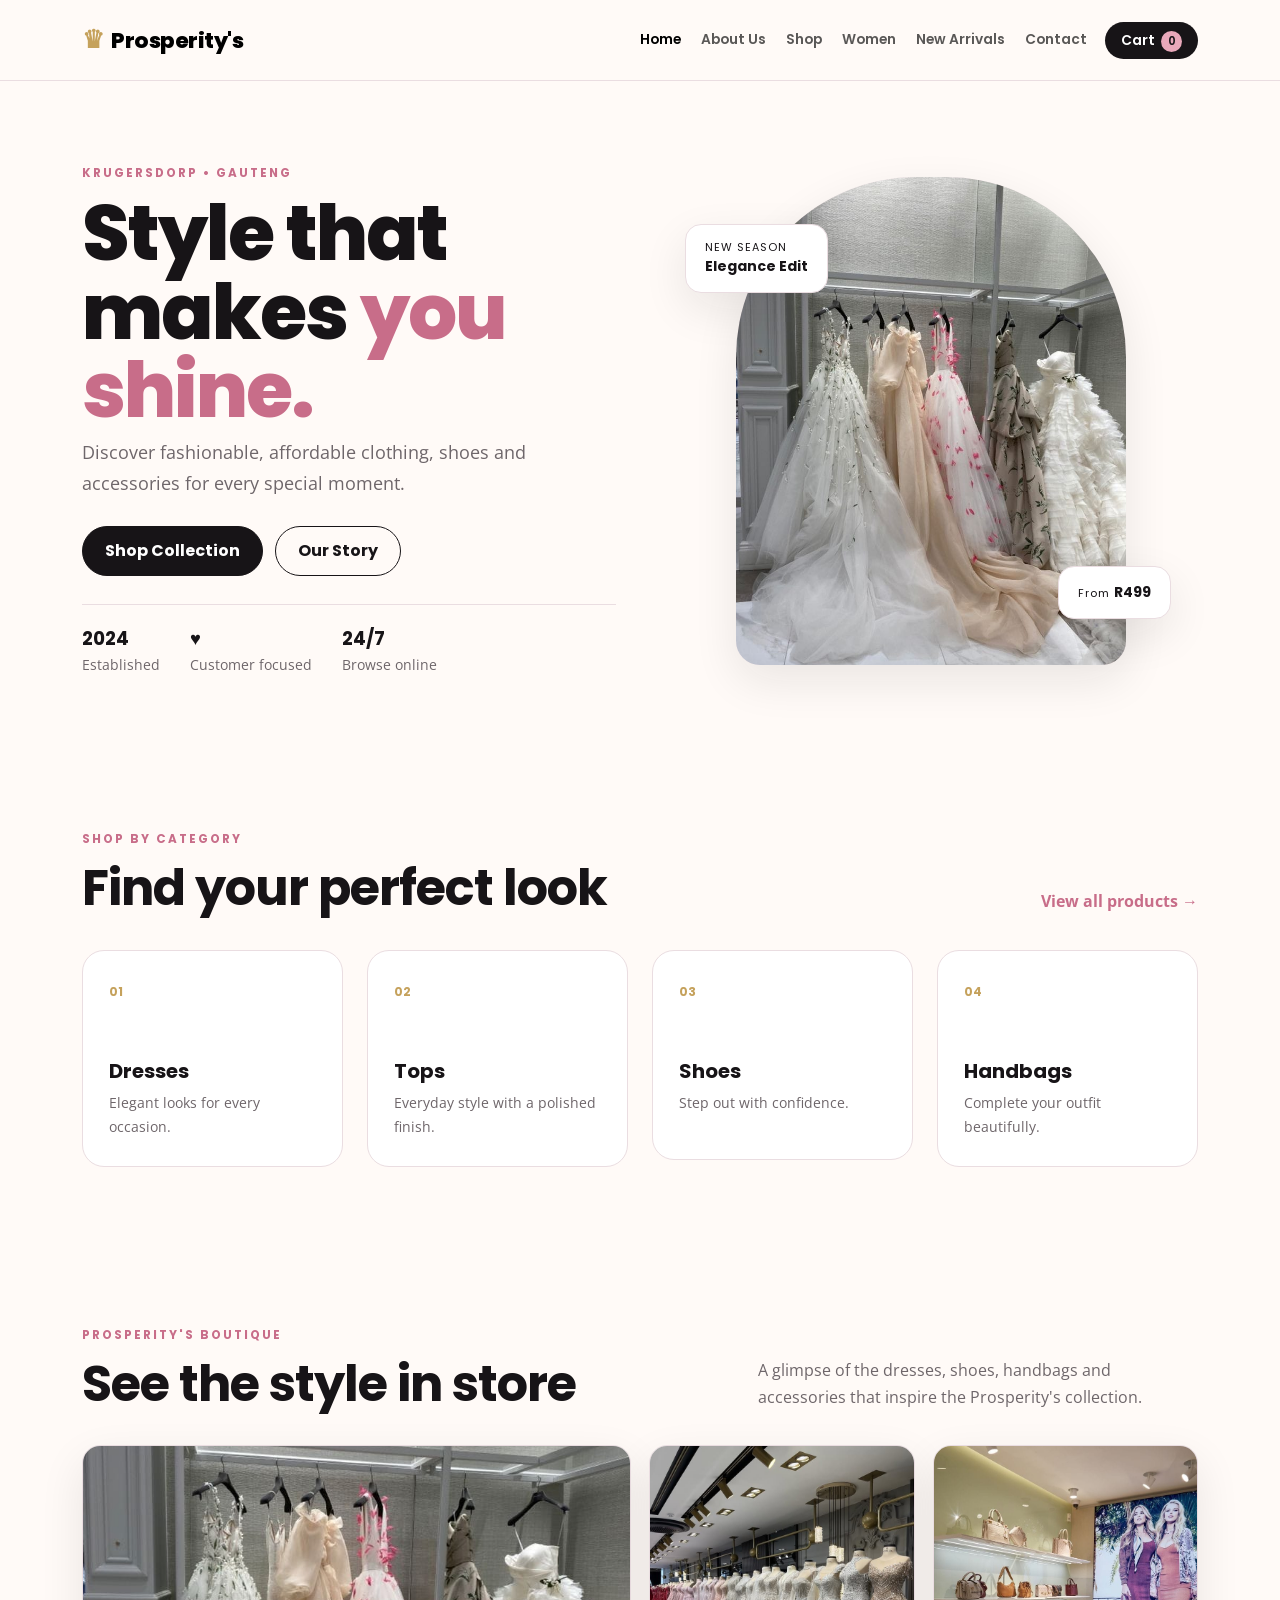
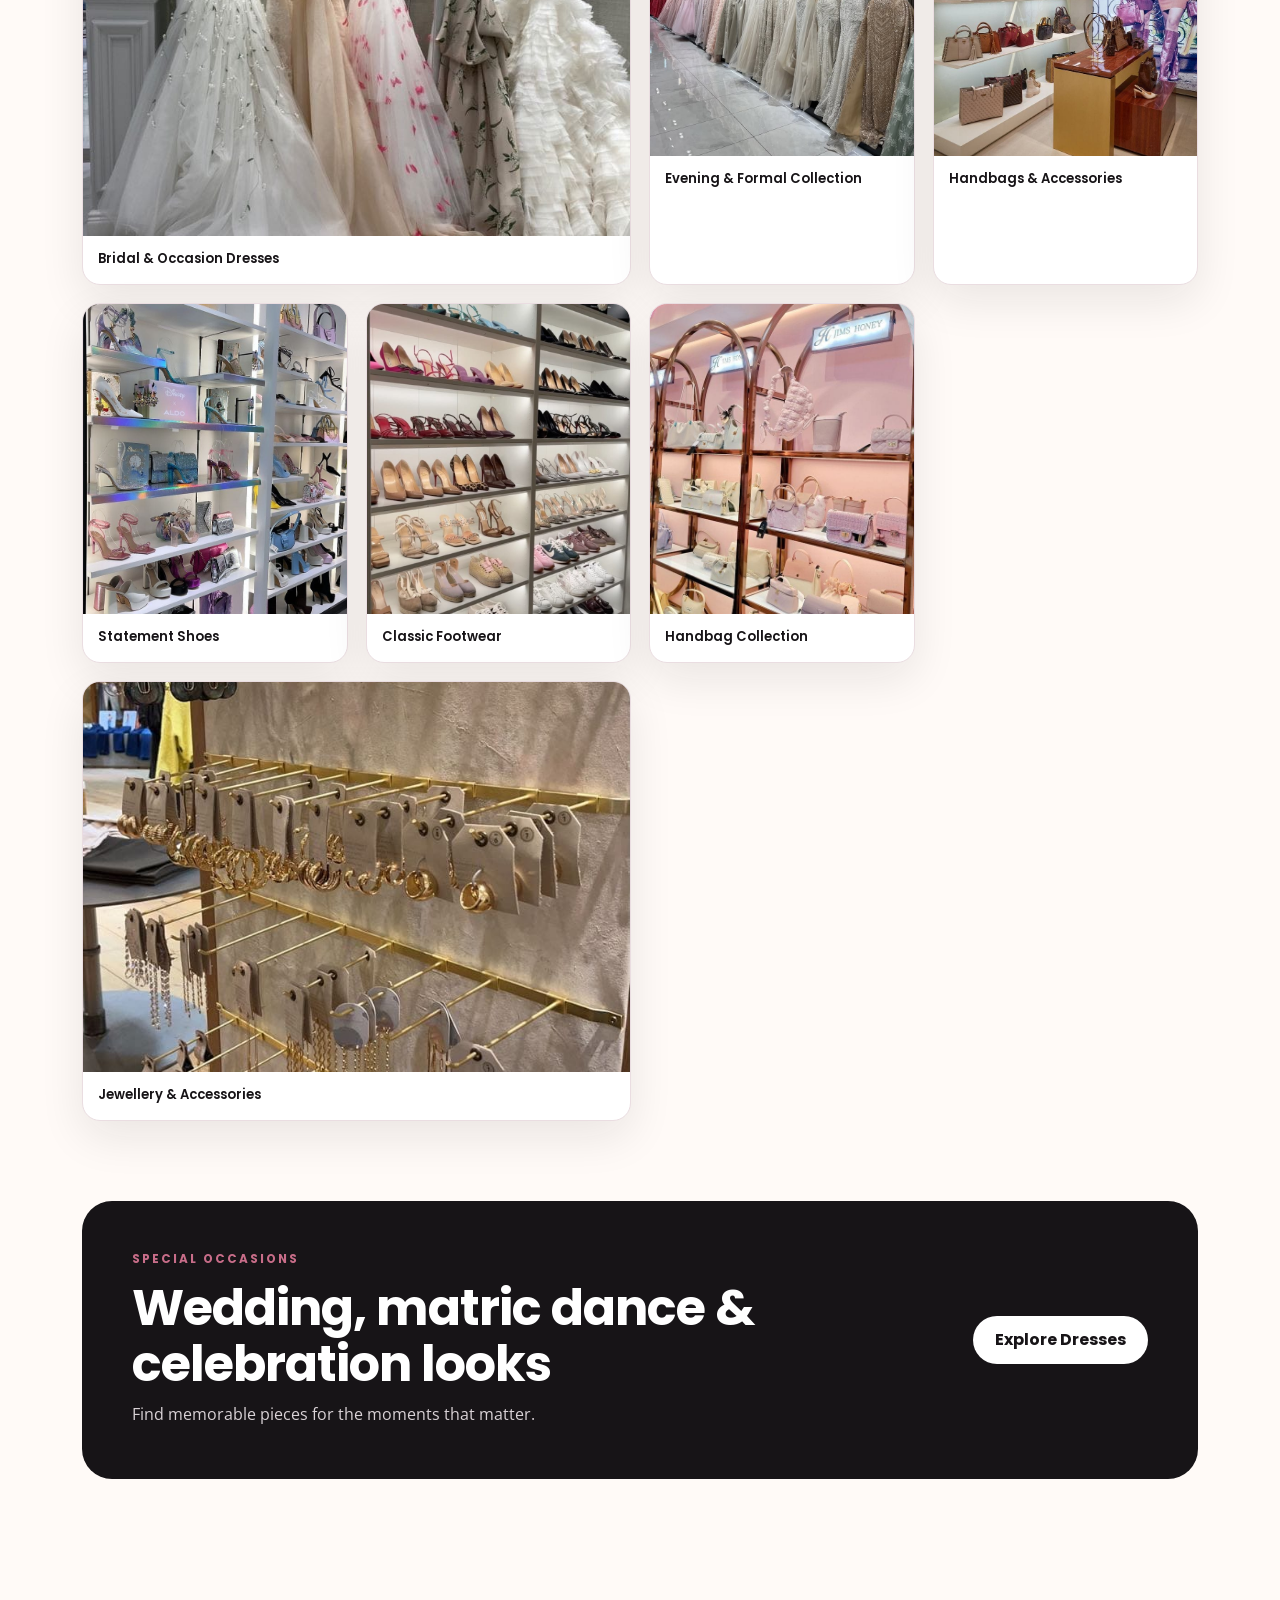
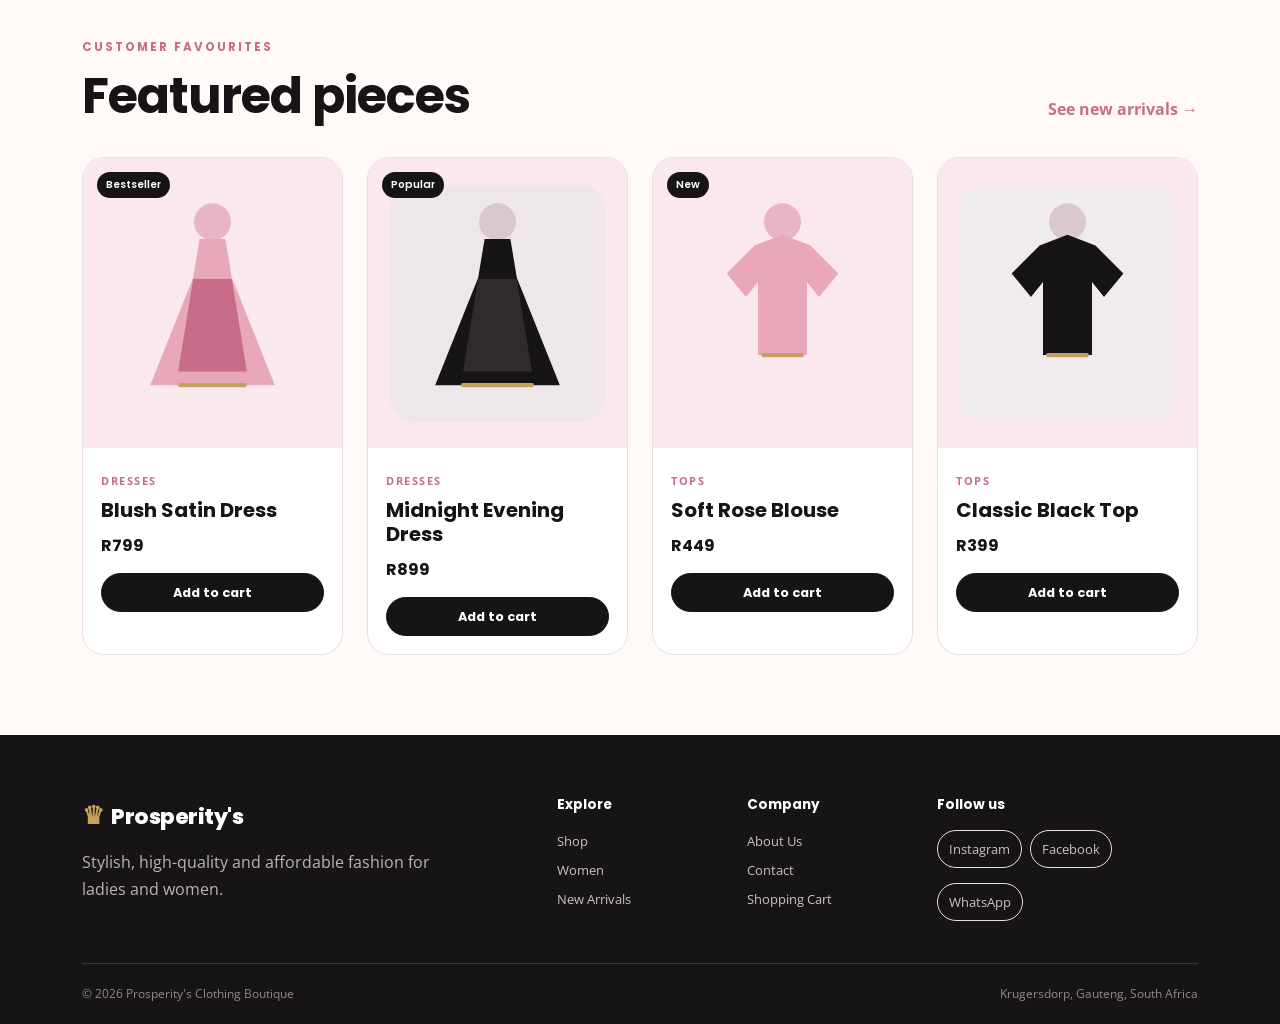
<file: Prosperitys_Clothing_Boutique_Website_with_Photos/Prosperitys_Clothing_Boutique/index.html>
<!DOCTYPE html>
<html lang="en">
<head>
    <meta charset="UTF-8">
    <meta name="viewport" content="width=device-width, initial-scale=1.0">
    <meta name="description" content="Prosperity's Clothing Boutique - stylish and affordable fashion for women in Krugersdorp, Gauteng.">
    <title>Prosperity's Clothing Boutique | Home</title>
    <link rel="preconnect" href="https://fonts.googleapis.com">
    <link rel="preconnect" href="https://fonts.gstatic.com" crossorigin>
    <link href="https://fonts.googleapis.com/css2?family=Open+Sans:wght@400;500;600;700&family=Poppins:wght@500;600;700;800&display=swap" rel="stylesheet">
    <link href="https://cdn.jsdelivr.net/npm/bootstrap@5.3.3/dist/css/bootstrap.min.css" rel="stylesheet">
    <link rel="stylesheet" href="assets/css/style.css">
</head>
<body>
<header class="site-header">
    <nav class="navbar navbar-expand-lg">
        <div class="container">
            <a class="navbar-brand brand" href="index.html"><span class="crown">♛</span> Prosperity's</a>
            <button class="navbar-toggler" type="button" data-bs-toggle="collapse" data-bs-target="#mainNav" aria-controls="mainNav" aria-expanded="false" aria-label="Open navigation">
                <span class="navbar-toggler-icon"></span>
            </button>
            <div class="collapse navbar-collapse" id="mainNav">
                <ul class="navbar-nav ms-auto align-items-lg-center">
                    <li class="nav-item"><a class="nav-link active" href="index.html">Home</a></li>
                    <li class="nav-item"><a class="nav-link" href="about.html">About Us</a></li>
                    <li class="nav-item"><a class="nav-link" href="shop.html">Shop</a></li>
                    <li class="nav-item"><a class="nav-link" href="women.html">Women</a></li>
                    <li class="nav-item"><a class="nav-link" href="arrivals.html">New Arrivals</a></li>
                    <li class="nav-item"><a class="nav-link" href="contact.html">Contact</a></li>
                    <li class="nav-item ms-lg-2"><a class="cart-link" href="cart.html">Cart <span class="cart-count">0</span></a></li>
                </ul>
            </div>
        </div>
    </nav>
</header>

<main>
<section class="hero-section">
    <div class="container">
        <div class="row align-items-center g-5">
            <div class="col-lg-6">
                <p class="eyebrow">KRUGERSDORP • GAUTENG</p>
                <h1>Style that makes <span>you shine.</span></h1>
                <p class="hero-text">Discover fashionable, affordable clothing, shoes and accessories for every special moment.</p>
                <div class="hero-actions">
                    <a class="btn btn-primary-custom" href="shop.html">Shop Collection</a>
                    <a class="btn btn-outline-custom" href="about.html">Our Story</a>
                </div>
                <div class="trust-row">
                    <div><strong>2024</strong><small>Established</small></div>
                    <div><strong>♥</strong><small>Customer focused</small></div>
                    <div><strong>24/7</strong><small>Browse online</small></div>
                </div>
            </div>
            <div class="col-lg-6">
                <div class="hero-art" aria-label="Fashion boutique showcase">
                    <div class="hero-card hero-card-main hero-photo-card">
                        <img src="assets/images/boutique/bridal-dresses.jpeg" alt="Elegant dresses displayed in the boutique">
                    </div>
                    <div class="floating-card top-card">NEW SEASON<br><strong>Elegance Edit</strong></div>
                    <div class="floating-card bottom-card">From <strong>R499</strong></div>
                </div>
            </div>
        </div>
    </div>
</section>

<section class="section-padding">
    <div class="container">
        <div class="section-heading">
            <div>
                <p class="eyebrow">SHOP BY CATEGORY</p>
                <h2>Find your perfect look</h2>
            </div>
            <a class="text-link" href="shop.html">View all products →</a>
        </div>
        <div class="row g-4">
            <div class="col-6 col-lg-3"><a class="category-card" href="women.html#dresses"><span>01</span><h3>Dresses</h3><p>Elegant looks for every occasion.</p></a></div>
            <div class="col-6 col-lg-3"><a class="category-card" href="women.html#tops"><span>02</span><h3>Tops</h3><p>Everyday style with a polished finish.</p></a></div>
            <div class="col-6 col-lg-3"><a class="category-card" href="shop.html#shoes"><span>03</span><h3>Shoes</h3><p>Step out with confidence.</p></a></div>
            <div class="col-6 col-lg-3"><a class="category-card" href="shop.html#bags"><span>04</span><h3>Handbags</h3><p>Complete your outfit beautifully.</p></a></div>
        </div>
    </div>
</section>

<section class="section-padding boutique-gallery-section">
    <div class="container">
        <div class="section-heading">
            <div><p class="eyebrow">PROSPERITY'S BOUTIQUE</p><h2>See the style in store</h2></div>
            <p class="gallery-intro">A glimpse of the dresses, shoes, handbags and accessories that inspire the Prosperity's collection.</p>
        </div>
        <div class="boutique-gallery">
            <figure class="gallery-card gallery-card-wide"><img src="assets/images/boutique/bridal-dresses.jpeg" alt="Elegant bridal and occasion dresses on display"><figcaption>Bridal &amp; Occasion Dresses</figcaption></figure>
            <figure class="gallery-card"><img src="assets/images/boutique/evening-dresses.jpeg" alt="Formal and evening dresses in a boutique"><figcaption>Evening &amp; Formal Collection</figcaption></figure>
            <figure class="gallery-card"><img src="assets/images/boutique/handbags-display.jpeg" alt="Handbags displayed on boutique shelves"><figcaption>Handbags &amp; Accessories</figcaption></figure>
            <figure class="gallery-card"><img src="assets/images/boutique/shoes-colourful.jpeg" alt="Colourful heels and shoes displayed on shelves"><figcaption>Statement Shoes</figcaption></figure>
            <figure class="gallery-card"><img src="assets/images/boutique/shoes-classic.jpeg" alt="Classic heels and sneakers displayed in a boutique"><figcaption>Classic Footwear</figcaption></figure>
            <figure class="gallery-card"><img src="assets/images/boutique/handbags-pink.jpeg" alt="Pink and neutral handbags displayed in a boutique"><figcaption>Handbag Collection</figcaption></figure>
            <figure class="gallery-card gallery-card-wide"><img src="assets/images/boutique/jewellery-display.jpeg" alt="Gold jewellery and accessories displayed on a boutique wall"><figcaption>Jewellery &amp; Accessories</figcaption></figure>
        </div>
    </div>
</section>

<section class="promo-section">
    <div class="container">
        <div class="promo-banner">
            <div><p class="eyebrow">SPECIAL OCCASIONS</p><h2>Wedding, matric dance & celebration looks</h2><p>Find memorable pieces for the moments that matter.</p></div>
            <a href="shop.html" class="btn btn-light-custom">Explore Dresses</a>
        </div>
    </div>
</section>

<section class="section-padding">
    <div class="container">
        <div class="section-heading">
            <div><p class="eyebrow">CUSTOMER FAVOURITES</p><h2>Featured pieces</h2></div>
            <a class="text-link" href="arrivals.html">See new arrivals →</a>
        </div>
        <div class="row g-4" id="featuredProducts"></div>
    </div>
</section>
</main>

<footer class="site-footer">
    <div class="container">
        <div class="row g-4">
            <div class="col-lg-5"><a class="brand footer-brand" href="index.html"><span class="crown">♛</span> Prosperity's</a><p>Stylish, high-quality and affordable fashion for ladies and women.</p></div>
            <div class="col-6 col-lg-2"><h5>Explore</h5><a href="shop.html">Shop</a><a href="women.html">Women</a><a href="arrivals.html">New Arrivals</a></div>
            <div class="col-6 col-lg-2"><h5>Company</h5><a href="about.html">About Us</a><a href="contact.html">Contact</a><a href="cart.html">Shopping Cart</a></div>
            <div class="col-lg-3"><h5>Follow us</h5><div class="social-links"><a href="https://www.instagram.com/" target="_blank" rel="noopener">Instagram</a><a href="https://www.facebook.com/" target="_blank" rel="noopener">Facebook</a><a href="https://wa.me/27000000000" target="_blank" rel="noopener">WhatsApp</a></div></div>
        </div>
        <div class="footer-bottom"><span>© 2026 Prosperity's Clothing Boutique</span><span>Krugersdorp, Gauteng, South Africa</span></div>
    </div>
</footer>
<script src="https://cdn.jsdelivr.net/npm/bootstrap@5.3.3/dist/js/bootstrap.bundle.min.js"></script>
<script src="assets/js/script.js"></script>
</body>
</html>
</file>
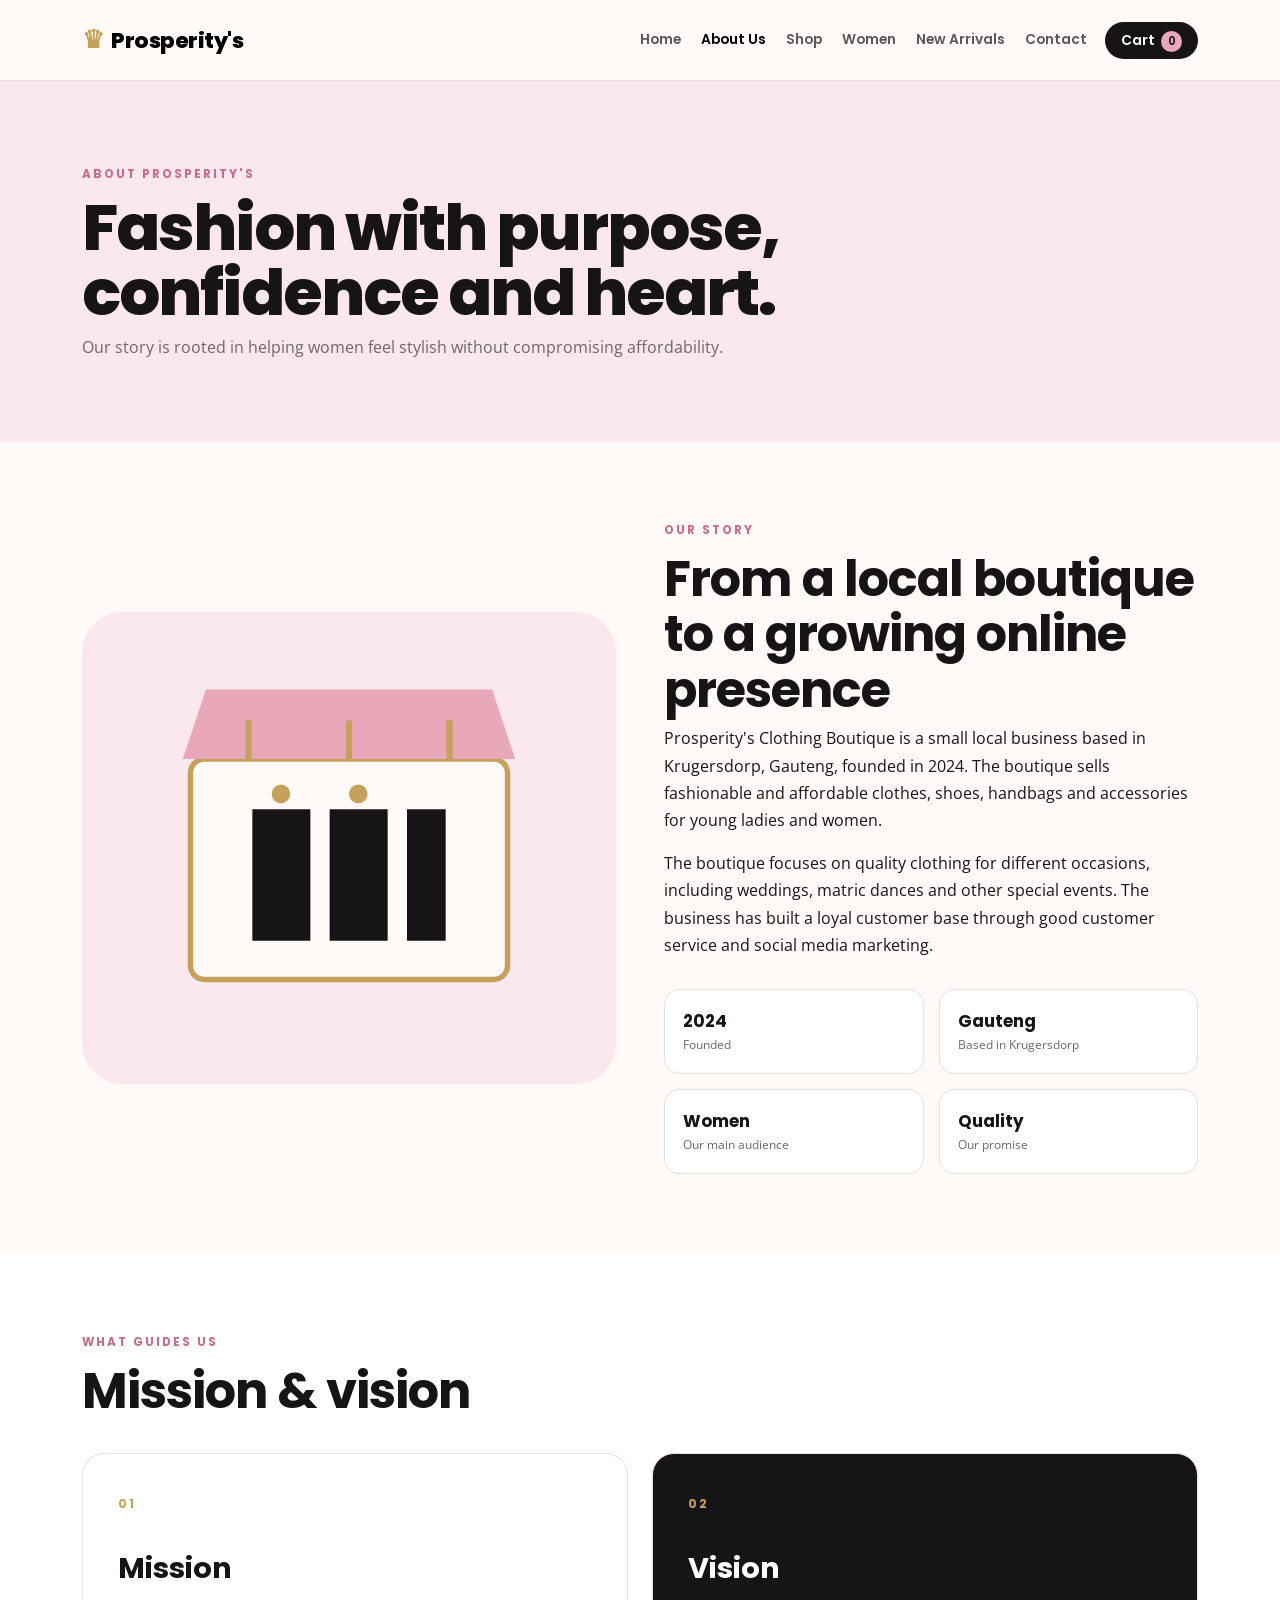
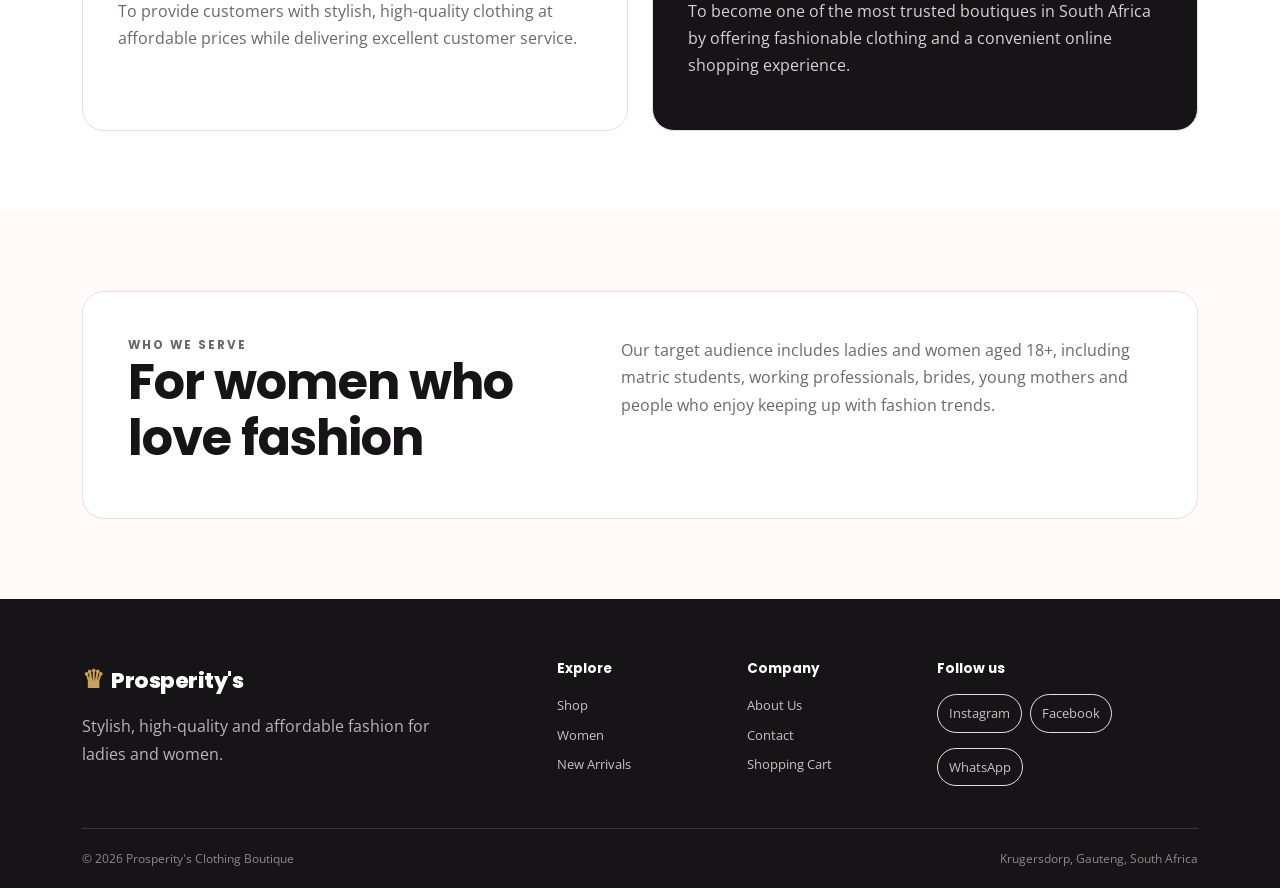
<file: Prosperitys_Clothing_Boutique_Website_with_Photos/Prosperitys_Clothing_Boutique/about.html>
<!DOCTYPE html>
<html lang="en">
<head>
<meta charset="UTF-8"><meta name="viewport" content="width=device-width, initial-scale=1.0">
<meta name="description" content="Learn about Prosperity's Clothing Boutique, founded in 2024 in Krugersdorp, Gauteng.">
<title>About Us | Prosperity's Clothing Boutique</title>
<link rel="preconnect" href="https://fonts.googleapis.com"><link rel="preconnect" href="https://fonts.gstatic.com" crossorigin>
<link href="https://fonts.googleapis.com/css2?family=Open+Sans:wght@400;500;600;700&family=Poppins:wght@500;600;700;800&display=swap" rel="stylesheet">
<link href="https://cdn.jsdelivr.net/npm/bootstrap@5.3.3/dist/css/bootstrap.min.css" rel="stylesheet"><link rel="stylesheet" href="assets/css/style.css">
</head>
<body>
<header class="site-header"><nav class="navbar navbar-expand-lg"><div class="container">
<a class="navbar-brand brand" href="index.html"><span class="crown">♛</span> Prosperity's</a>
<button class="navbar-toggler" type="button" data-bs-toggle="collapse" data-bs-target="#mainNav"><span class="navbar-toggler-icon"></span></button>
<div class="collapse navbar-collapse" id="mainNav"><ul class="navbar-nav ms-auto align-items-lg-center">
<li class="nav-item"><a class="nav-link" href="index.html">Home</a></li><li class="nav-item"><a class="nav-link active" href="about.html">About Us</a></li><li class="nav-item"><a class="nav-link" href="shop.html">Shop</a></li><li class="nav-item"><a class="nav-link" href="women.html">Women</a></li><li class="nav-item"><a class="nav-link" href="arrivals.html">New Arrivals</a></li><li class="nav-item"><a class="nav-link" href="contact.html">Contact</a></li><li class="nav-item ms-lg-2"><a class="cart-link" href="cart.html">Cart <span class="cart-count">0</span></a></li>
</ul></div></div></nav></header>
<main>
<section class="page-hero"><div class="container"><p class="eyebrow">ABOUT PROSPERITY'S</p><h1>Fashion with purpose, confidence and heart.</h1><p>Our story is rooted in helping women feel stylish without compromising affordability.</p></div></section>
<section class="section-padding"><div class="container"><div class="row align-items-center g-5">
<div class="col-lg-6"><div class="story-art"><img src="assets/images/boutique.svg" alt="Illustration of a stylish clothing boutique"></div></div>
<div class="col-lg-6"><p class="eyebrow">OUR STORY</p><h2>From a local boutique to a growing online presence</h2>
<p>Prosperity's Clothing Boutique is a small local business based in Krugersdorp, Gauteng, founded in 2024. The boutique sells fashionable and affordable clothes, shoes, handbags and accessories for young ladies and women.</p>
<p>The boutique focuses on quality clothing for different occasions, including weddings, matric dances and other special events. The business has built a loyal customer base through good customer service and social media marketing.</p>
<div class="info-grid"><div><strong>2024</strong><span>Founded</span></div><div><strong>Gauteng</strong><span>Based in Krugersdorp</span></div><div><strong>Women</strong><span>Our main audience</span></div><div><strong>Quality</strong><span>Our promise</span></div></div>
</div></div></div></section>
<section class="values-section"><div class="container"><div class="section-heading"><div><p class="eyebrow">WHAT GUIDES US</p><h2>Mission & vision</h2></div></div><div class="row g-4">
<div class="col-md-6"><article class="value-card"><span class="value-number">01</span><h3>Mission</h3><p>To provide customers with stylish, high-quality clothing at affordable prices while delivering excellent customer service.</p></article></div>
<div class="col-md-6"><article class="value-card dark"><span class="value-number">02</span><h3>Vision</h3><p>To become one of the most trusted boutiques in South Africa by offering fashionable clothing and a convenient online shopping experience.</p></article></div>
</div></div></section>
<section class="section-padding"><div class="container"><div class="audience-box"><div><p class="eyebrow">WHO WE SERVE</p><h2>For women who love fashion</h2></div><p>Our target audience includes ladies and women aged 18+, including matric students, working professionals, brides, young mothers and people who enjoy keeping up with fashion trends.</p></div></div></section>
</main>
<footer class="site-footer"><div class="container"><div class="row g-4"><div class="col-lg-5"><a class="brand footer-brand" href="index.html"><span class="crown">♛</span> Prosperity's</a><p>Stylish, high-quality and affordable fashion for ladies and women.</p></div><div class="col-6 col-lg-2"><h5>Explore</h5><a href="shop.html">Shop</a><a href="women.html">Women</a><a href="arrivals.html">New Arrivals</a></div><div class="col-6 col-lg-2"><h5>Company</h5><a href="about.html">About Us</a><a href="contact.html">Contact</a><a href="cart.html">Shopping Cart</a></div><div class="col-lg-3"><h5>Follow us</h5><div class="social-links"><a href="https://www.instagram.com/" target="_blank">Instagram</a><a href="https://www.facebook.com/" target="_blank">Facebook</a><a href="https://wa.me/27000000000" target="_blank">WhatsApp</a></div></div></div><div class="footer-bottom"><span>© 2026 Prosperity's Clothing Boutique</span><span>Krugersdorp, Gauteng, South Africa</span></div></div></footer>
<script src="https://cdn.jsdelivr.net/npm/bootstrap@5.3.3/dist/js/bootstrap.bundle.min.js"></script><script src="assets/js/script.js"></script>
</body></html>
</file>
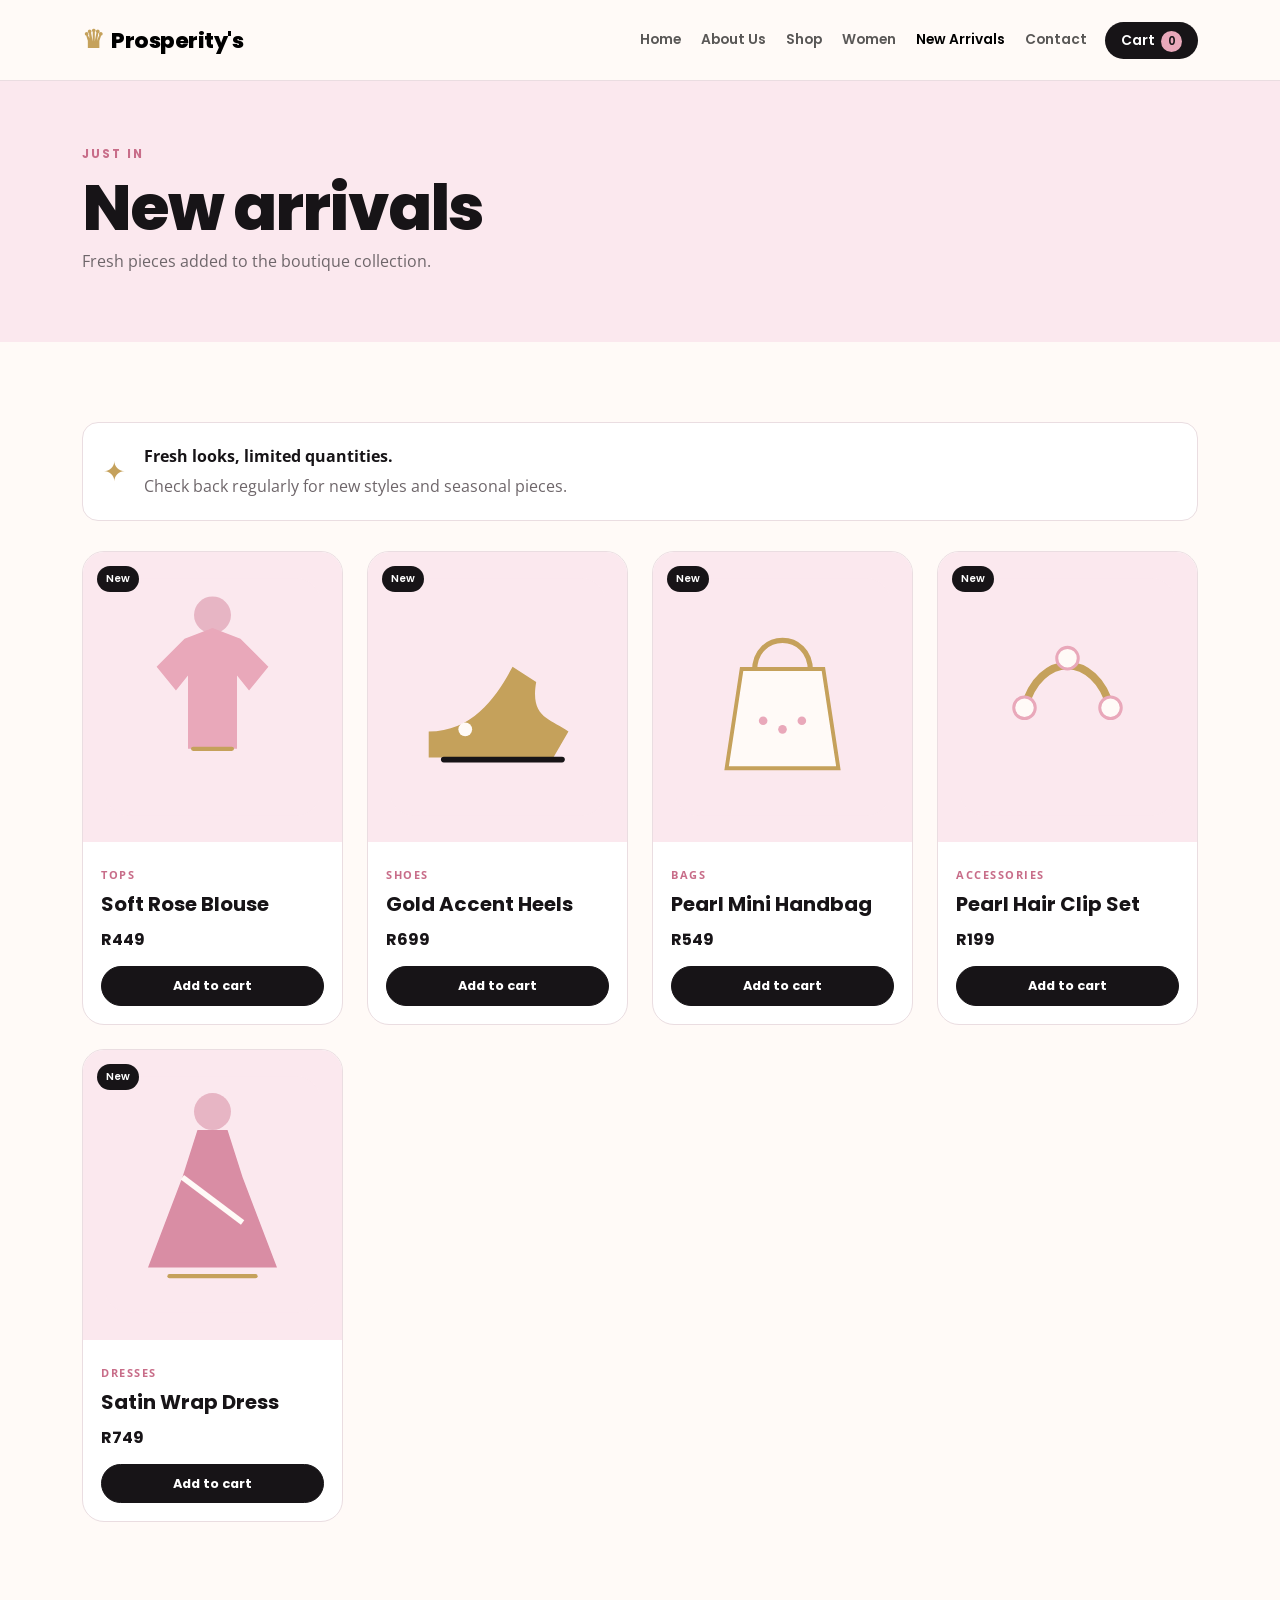
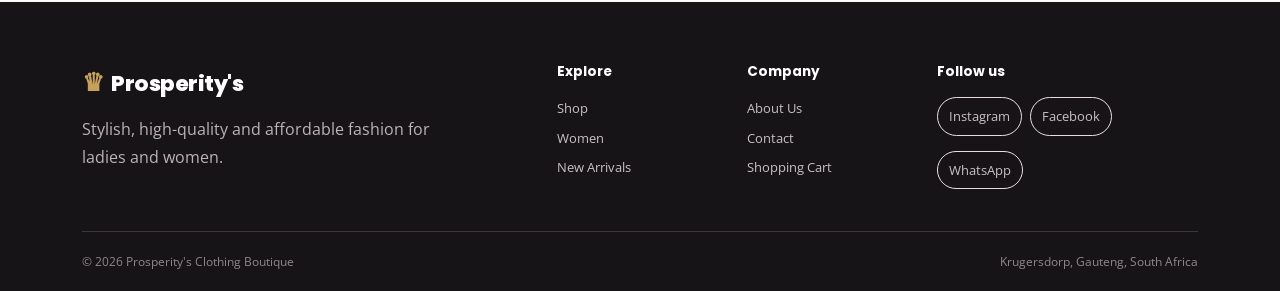
<file: Prosperitys_Clothing_Boutique_Website_with_Photos/Prosperitys_Clothing_Boutique/arrivals.html>
<!DOCTYPE html>
<html lang="en">
<head>
<meta charset="UTF-8"><meta name="viewport" content="width=device-width, initial-scale=1.0">
<meta name="description" content="New arrivals at Prosperity's Clothing Boutique.">
<title>New Arrivals | Prosperity's Clothing Boutique</title>
<link rel="preconnect" href="https://fonts.googleapis.com"><link rel="preconnect" href="https://fonts.gstatic.com" crossorigin>
<link href="https://fonts.googleapis.com/css2?family=Open+Sans:wght@400;500;600;700&family=Poppins:wght@500;600;700;800&display=swap" rel="stylesheet">
<link href="https://cdn.jsdelivr.net/npm/bootstrap@5.3.3/dist/css/bootstrap.min.css" rel="stylesheet"><link rel="stylesheet" href="assets/css/style.css">
</head>
<body>
<header class="site-header"><nav class="navbar navbar-expand-lg"><div class="container"><a class="navbar-brand brand" href="index.html"><span class="crown">♛</span> Prosperity's</a><button class="navbar-toggler" type="button" data-bs-toggle="collapse" data-bs-target="#mainNav"><span class="navbar-toggler-icon"></span></button><div class="collapse navbar-collapse" id="mainNav"><ul class="navbar-nav ms-auto align-items-lg-center"><li class="nav-item"><a class="nav-link" href="index.html">Home</a></li><li class="nav-item"><a class="nav-link" href="about.html">About Us</a></li><li class="nav-item"><a class="nav-link" href="shop.html">Shop</a></li><li class="nav-item"><a class="nav-link" href="women.html">Women</a></li><li class="nav-item"><a class="nav-link active" href="arrivals.html">New Arrivals</a></li><li class="nav-item"><a class="nav-link" href="contact.html">Contact</a></li><li class="nav-item ms-lg-2"><a class="cart-link" href="cart.html">Cart <span class="cart-count">0</span></a></li></ul></div></div></nav></header>
<main>
<section class="page-hero compact"><div class="container"><p class="eyebrow">JUST IN</p><h1>New arrivals</h1><p>Fresh pieces added to the boutique collection.</p></div></section>
<section class="section-padding"><div class="container"><div class="new-arrivals-note"><span>✦</span><div><strong>Fresh looks, limited quantities.</strong><p>Check back regularly for new styles and seasonal pieces.</p></div></div><div class="row g-4" id="arrivalGrid"></div></div></section>
</main>
<footer class="site-footer"><div class="container"><div class="row g-4"><div class="col-lg-5"><a class="brand footer-brand" href="index.html"><span class="crown">♛</span> Prosperity's</a><p>Stylish, high-quality and affordable fashion for ladies and women.</p></div><div class="col-6 col-lg-2"><h5>Explore</h5><a href="shop.html">Shop</a><a href="women.html">Women</a><a href="arrivals.html">New Arrivals</a></div><div class="col-6 col-lg-2"><h5>Company</h5><a href="about.html">About Us</a><a href="contact.html">Contact</a><a href="cart.html">Shopping Cart</a></div><div class="col-lg-3"><h5>Follow us</h5><div class="social-links"><a href="https://www.instagram.com/" target="_blank">Instagram</a><a href="https://www.facebook.com/" target="_blank">Facebook</a><a href="https://wa.me/27000000000" target="_blank">WhatsApp</a></div></div></div><div class="footer-bottom"><span>© 2026 Prosperity's Clothing Boutique</span><span>Krugersdorp, Gauteng, South Africa</span></div></div></footer>
<script src="https://cdn.jsdelivr.net/npm/bootstrap@5.3.3/dist/js/bootstrap.bundle.min.js"></script><script src="assets/js/script.js"></script>
</body></html>
</file>
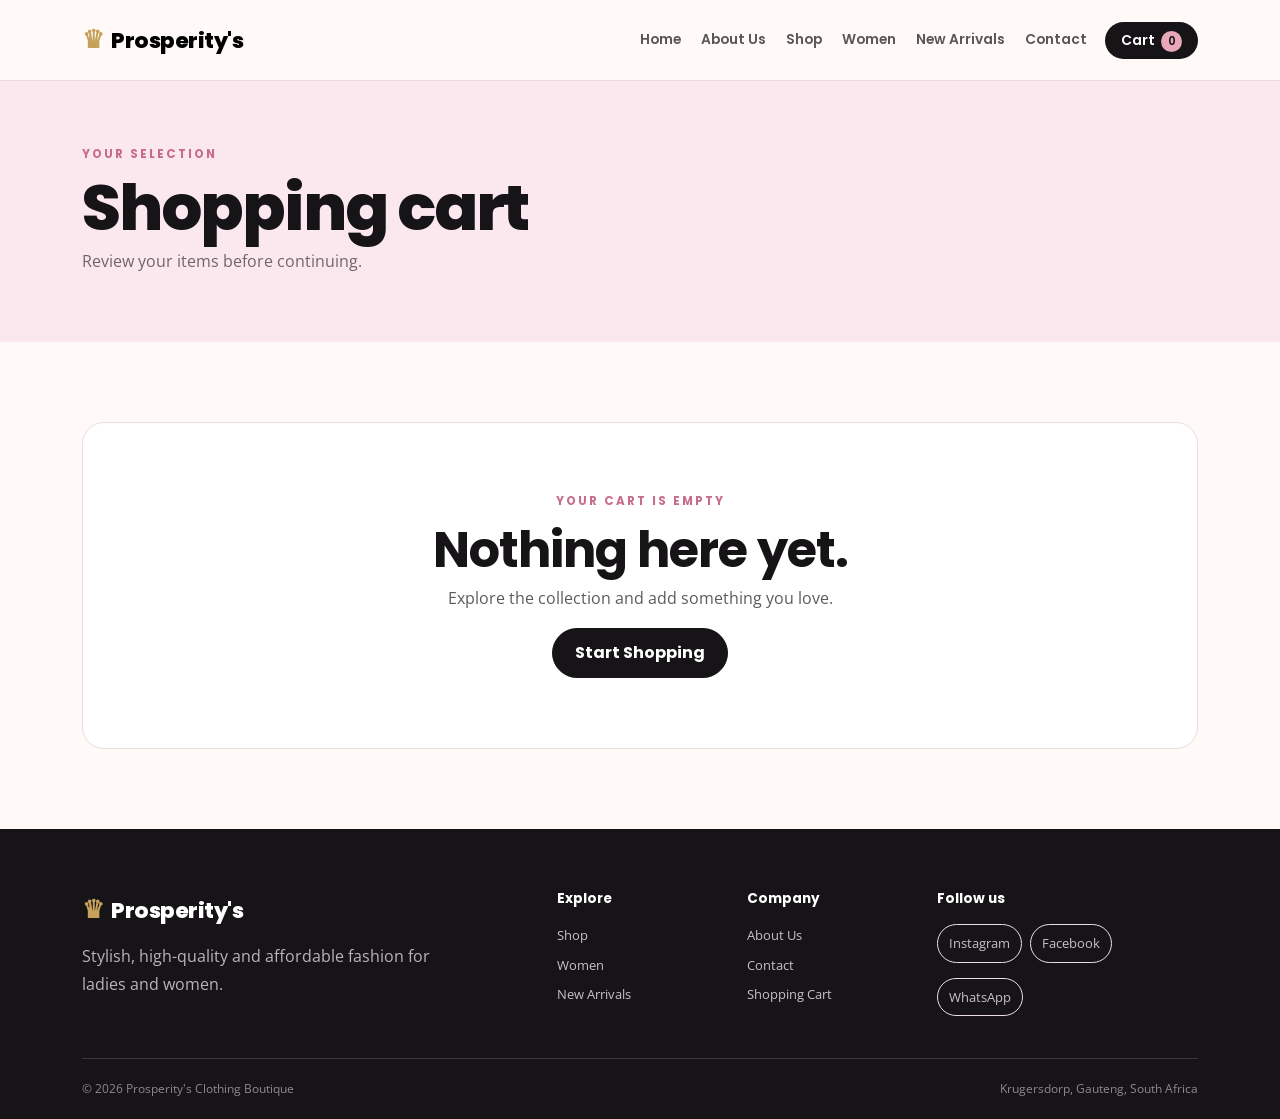
<file: Prosperitys_Clothing_Boutique_Website_with_Photos/Prosperitys_Clothing_Boutique/cart.html>
<!DOCTYPE html>
<html lang="en">
<head>
<meta charset="UTF-8"><meta name="viewport" content="width=device-width, initial-scale=1.0">
<meta name="description" content="Shopping cart for Prosperity's Clothing Boutique.">
<title>Shopping Cart | Prosperity's Clothing Boutique</title>
<link rel="preconnect" href="https://fonts.googleapis.com"><link rel="preconnect" href="https://fonts.gstatic.com" crossorigin>
<link href="https://fonts.googleapis.com/css2?family=Open+Sans:wght@400;500;600;700&family=Poppins:wght@500;600;700;800&display=swap" rel="stylesheet">
<link href="https://cdn.jsdelivr.net/npm/bootstrap@5.3.3/dist/css/bootstrap.min.css" rel="stylesheet"><link rel="stylesheet" href="assets/css/style.css">
</head>
<body>
<header class="site-header"><nav class="navbar navbar-expand-lg"><div class="container"><a class="navbar-brand brand" href="index.html"><span class="crown">♛</span> Prosperity's</a><button class="navbar-toggler" type="button" data-bs-toggle="collapse" data-bs-target="#mainNav"><span class="navbar-toggler-icon"></span></button><div class="collapse navbar-collapse" id="mainNav"><ul class="navbar-nav ms-auto align-items-lg-center"><li class="nav-item"><a class="nav-link" href="index.html">Home</a></li><li class="nav-item"><a class="nav-link" href="about.html">About Us</a></li><li class="nav-item"><a class="nav-link" href="shop.html">Shop</a></li><li class="nav-item"><a class="nav-link" href="women.html">Women</a></li><li class="nav-item"><a class="nav-link" href="arrivals.html">New Arrivals</a></li><li class="nav-item"><a class="nav-link" href="contact.html">Contact</a></li><li class="nav-item ms-lg-2"><a class="cart-link active-cart" href="cart.html">Cart <span class="cart-count">0</span></a></li></ul></div></div></nav></header>
<main><section class="page-hero compact"><div class="container"><p class="eyebrow">YOUR SELECTION</p><h1>Shopping cart</h1><p>Review your items before continuing.</p></div></section>
<section class="section-padding"><div class="container"><div id="cartContent"></div></div></section></main>
<footer class="site-footer"><div class="container"><div class="row g-4"><div class="col-lg-5"><a class="brand footer-brand" href="index.html"><span class="crown">♛</span> Prosperity's</a><p>Stylish, high-quality and affordable fashion for ladies and women.</p></div><div class="col-6 col-lg-2"><h5>Explore</h5><a href="shop.html">Shop</a><a href="women.html">Women</a><a href="arrivals.html">New Arrivals</a></div><div class="col-6 col-lg-2"><h5>Company</h5><a href="about.html">About Us</a><a href="contact.html">Contact</a><a href="cart.html">Shopping Cart</a></div><div class="col-lg-3"><h5>Follow us</h5><div class="social-links"><a href="https://www.instagram.com/" target="_blank">Instagram</a><a href="https://www.facebook.com/" target="_blank">Facebook</a><a href="https://wa.me/27000000000" target="_blank">WhatsApp</a></div></div></div><div class="footer-bottom"><span>© 2026 Prosperity's Clothing Boutique</span><span>Krugersdorp, Gauteng, South Africa</span></div></div></footer>
<script src="https://cdn.jsdelivr.net/npm/bootstrap@5.3.3/dist/js/bootstrap.bundle.min.js"></script><script src="assets/js/script.js"></script>
</body></html>
</file>
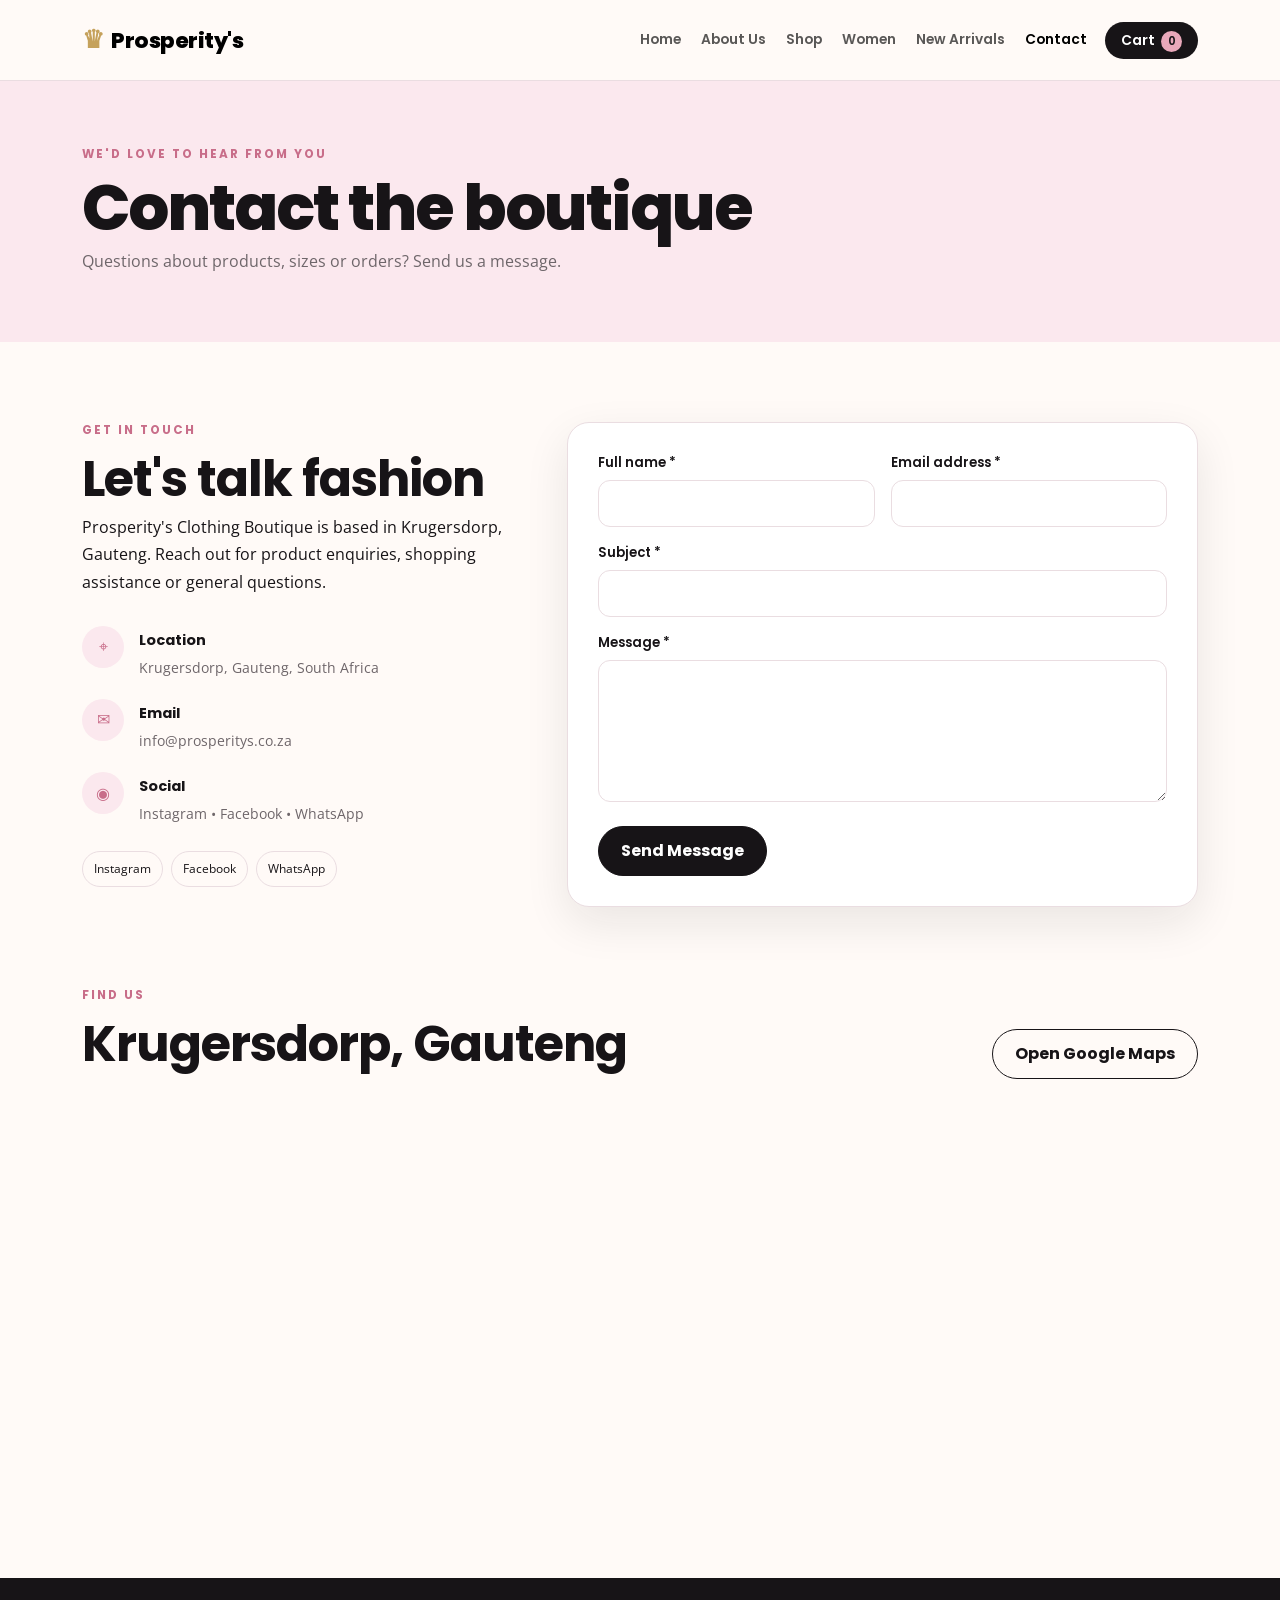
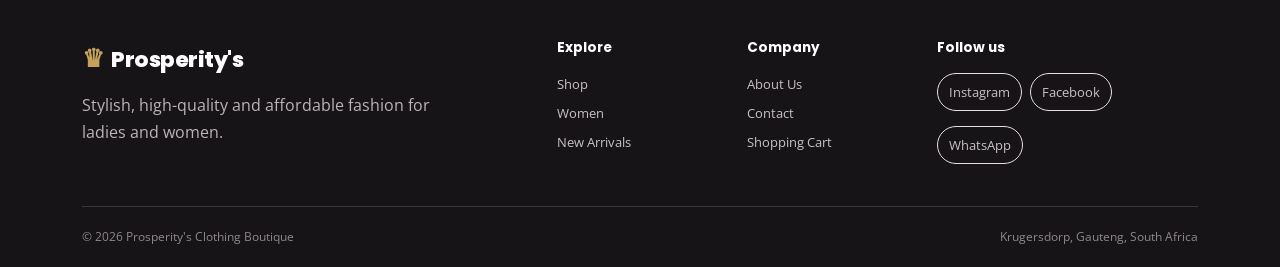
<file: Prosperitys_Clothing_Boutique_Website_with_Photos/Prosperitys_Clothing_Boutique/contact.html>
<!DOCTYPE html>
<html lang="en">
<head>
<meta charset="UTF-8"><meta name="viewport" content="width=device-width, initial-scale=1.0">
<meta name="description" content="Contact Prosperity's Clothing Boutique in Krugersdorp, Gauteng.">
<title>Contact | Prosperity's Clothing Boutique</title>
<link rel="preconnect" href="https://fonts.googleapis.com"><link rel="preconnect" href="https://fonts.gstatic.com" crossorigin>
<link href="https://fonts.googleapis.com/css2?family=Open+Sans:wght@400;500;600;700&display=swap" rel="stylesheet"><link href="https://fonts.googleapis.com/css2?family=Poppins:wght@500;600;700;800&display=swap" rel="stylesheet">
<link href="https://cdn.jsdelivr.net/npm/bootstrap@5.3.3/dist/css/bootstrap.min.css" rel="stylesheet"><link rel="stylesheet" href="assets/css/style.css">
</head>
<body>
<header class="site-header"><nav class="navbar navbar-expand-lg"><div class="container"><a class="navbar-brand brand" href="index.html"><span class="crown">♛</span> Prosperity's</a><button class="navbar-toggler" type="button" data-bs-toggle="collapse" data-bs-target="#mainNav"><span class="navbar-toggler-icon"></span></button><div class="collapse navbar-collapse" id="mainNav"><ul class="navbar-nav ms-auto align-items-lg-center"><li class="nav-item"><a class="nav-link" href="index.html">Home</a></li><li class="nav-item"><a class="nav-link" href="about.html">About Us</a></li><li class="nav-item"><a class="nav-link" href="shop.html">Shop</a></li><li class="nav-item"><a class="nav-link" href="women.html">Women</a></li><li class="nav-item"><a class="nav-link" href="arrivals.html">New Arrivals</a></li><li class="nav-item"><a class="nav-link active" href="contact.html">Contact</a></li><li class="nav-item ms-lg-2"><a class="cart-link" href="cart.html">Cart <span class="cart-count">0</span></a></li></ul></div></div></nav></header>
<main><section class="page-hero compact"><div class="container"><p class="eyebrow">WE'D LOVE TO HEAR FROM YOU</p><h1>Contact the boutique</h1><p>Questions about products, sizes or orders? Send us a message.</p></div></section>
<section class="section-padding"><div class="container"><div class="row g-5">
<div class="col-lg-5"><p class="eyebrow">GET IN TOUCH</p><h2>Let's talk fashion</h2><p>Prosperity's Clothing Boutique is based in Krugersdorp, Gauteng. Reach out for product enquiries, shopping assistance or general questions.</p>
<div class="contact-list"><div><span>⌖</span><div><strong>Location</strong><p>Krugersdorp, Gauteng, South Africa</p></div></div><div><span>✉</span><div><strong>Email</strong><p>info@prosperitys.co.za</p></div></div><div><span>◉</span><div><strong>Social</strong><p>Instagram • Facebook • WhatsApp</p></div></div></div>
<div class="social-links contact-social"><a href="https://www.instagram.com/" target="_blank">Instagram</a><a href="https://www.facebook.com/" target="_blank">Facebook</a><a href="https://wa.me/27000000000" target="_blank">WhatsApp</a></div>
</div>
<div class="col-lg-7"><form id="contactForm" class="contact-form" novalidate><div class="row g-3"><div class="col-md-6"><label for="name">Full name *</label><input id="name" name="name" type="text" required><div class="invalid-feedback">Please enter your name.</div></div><div class="col-md-6"><label for="email">Email address *</label><input id="email" name="email" type="email" required><div class="invalid-feedback">Please enter a valid email address.</div></div><div class="col-12"><label for="subject">Subject *</label><input id="subject" name="subject" type="text" required><div class="invalid-feedback">Please enter a subject.</div></div><div class="col-12"><label for="message">Message *</label><textarea id="message" name="message" rows="6" required></textarea><div class="invalid-feedback">Please enter your message.</div></div><div class="col-12"><button class="btn btn-primary-custom" type="submit">Send Message</button></div></div><div id="formMessage" class="form-message" role="status"></div></form></div>
</div></div></section>
<section class="map-section"><div class="container"><div class="map-heading"><div><p class="eyebrow">FIND US</p><h2>Krugersdorp, Gauteng</h2></div><a href="https://www.google.com/maps/search/?api=1&query=Krugersdorp%2C%20Gauteng%2C%20South%20Africa" target="_blank" rel="noopener" class="btn btn-outline-custom">Open Google Maps</a></div><iframe class="map-frame" title="Map showing Krugersdorp, Gauteng" src="https://www.google.com/maps?q=Krugersdorp%2C%20Gauteng%2C%20South%20Africa&output=embed" loading="lazy"></iframe></div></section>
</main>
<footer class="site-footer"><div class="container"><div class="row g-4"><div class="col-lg-5"><a class="brand footer-brand" href="index.html"><span class="crown">♛</span> Prosperity's</a><p>Stylish, high-quality and affordable fashion for ladies and women.</p></div><div class="col-6 col-lg-2"><h5>Explore</h5><a href="shop.html">Shop</a><a href="women.html">Women</a><a href="arrivals.html">New Arrivals</a></div><div class="col-6 col-lg-2"><h5>Company</h5><a href="about.html">About Us</a><a href="contact.html">Contact</a><a href="cart.html">Shopping Cart</a></div><div class="col-lg-3"><h5>Follow us</h5><div class="social-links"><a href="https://www.instagram.com/" target="_blank">Instagram</a><a href="https://www.facebook.com/" target="_blank">Facebook</a><a href="https://wa.me/27000000000" target="_blank">WhatsApp</a></div></div></div><div class="footer-bottom"><span>© 2026 Prosperity's Clothing Boutique</span><span>Krugersdorp, Gauteng, South Africa</span></div></div></footer>
<script src="https://cdn.jsdelivr.net/npm/bootstrap@5.3.3/dist/js/bootstrap.bundle.min.js"></script><script src="assets/js/script.js"></script>
</body></html>
</file>
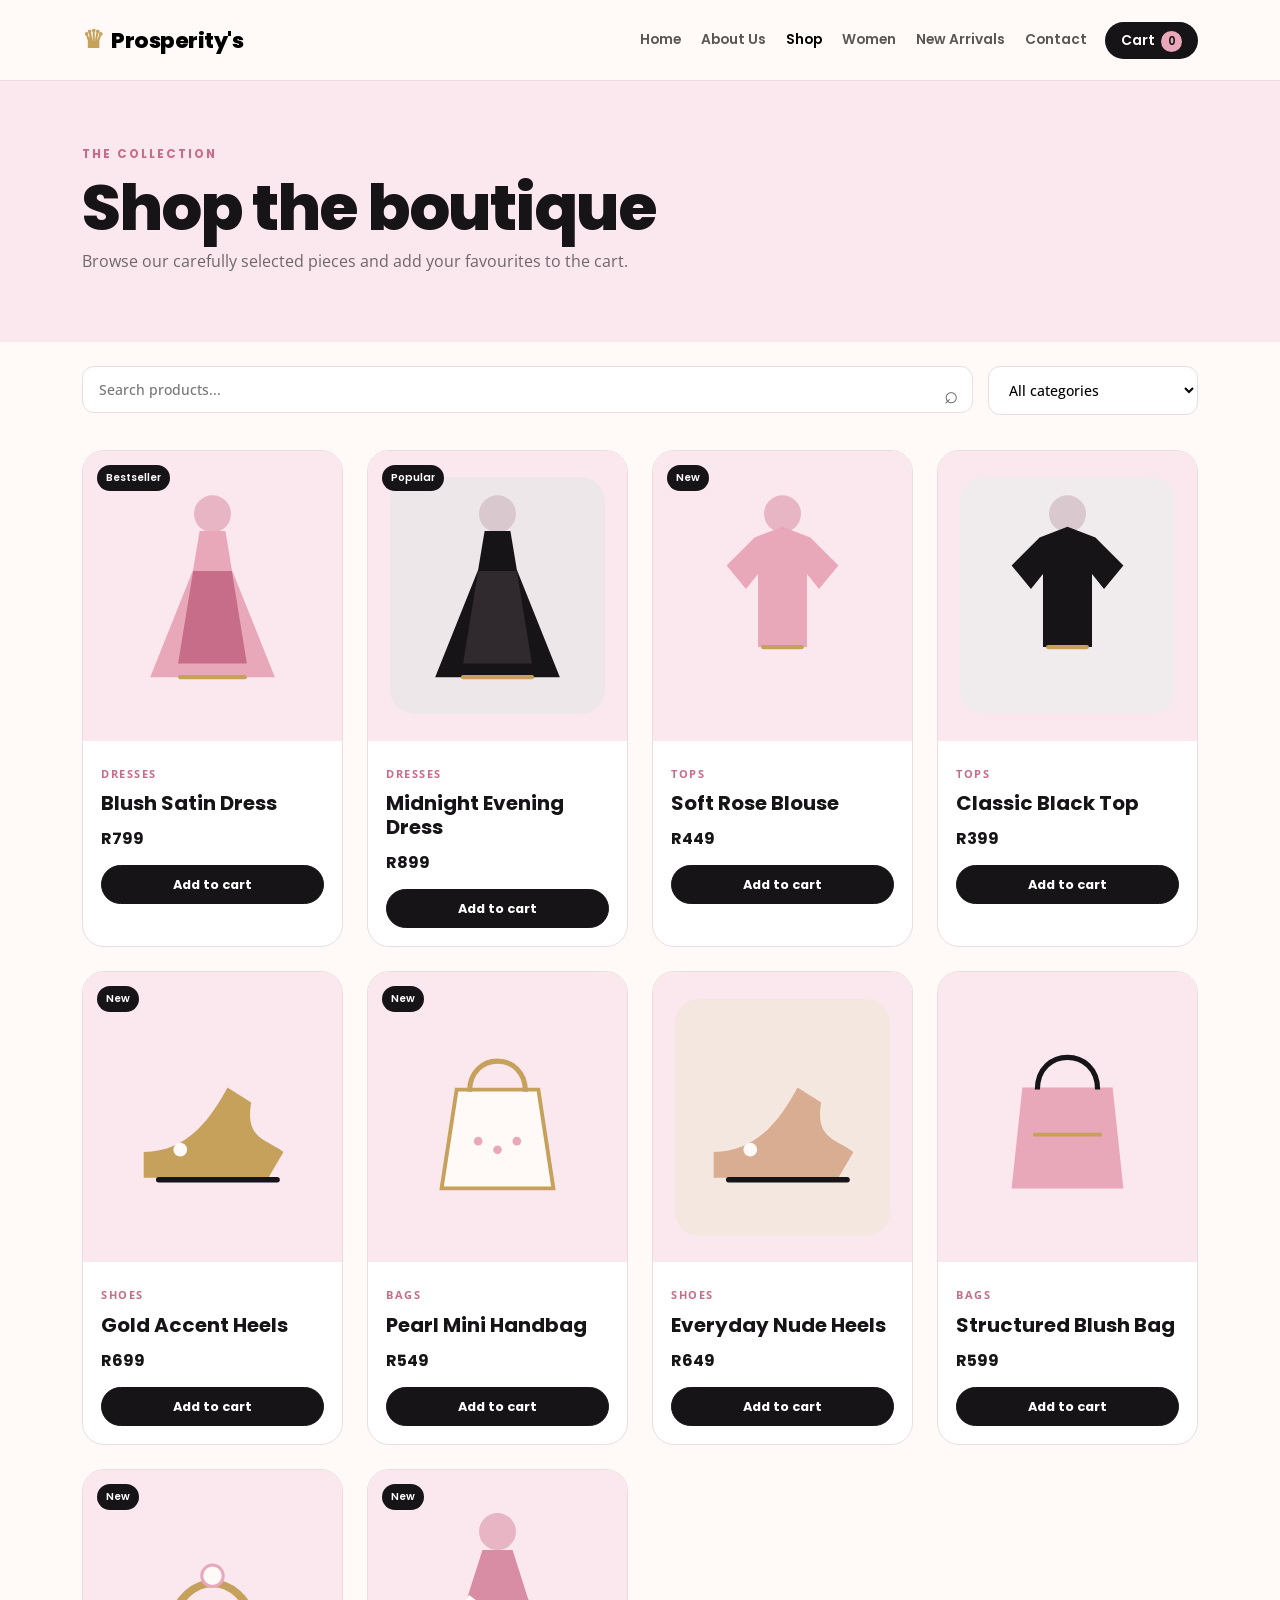
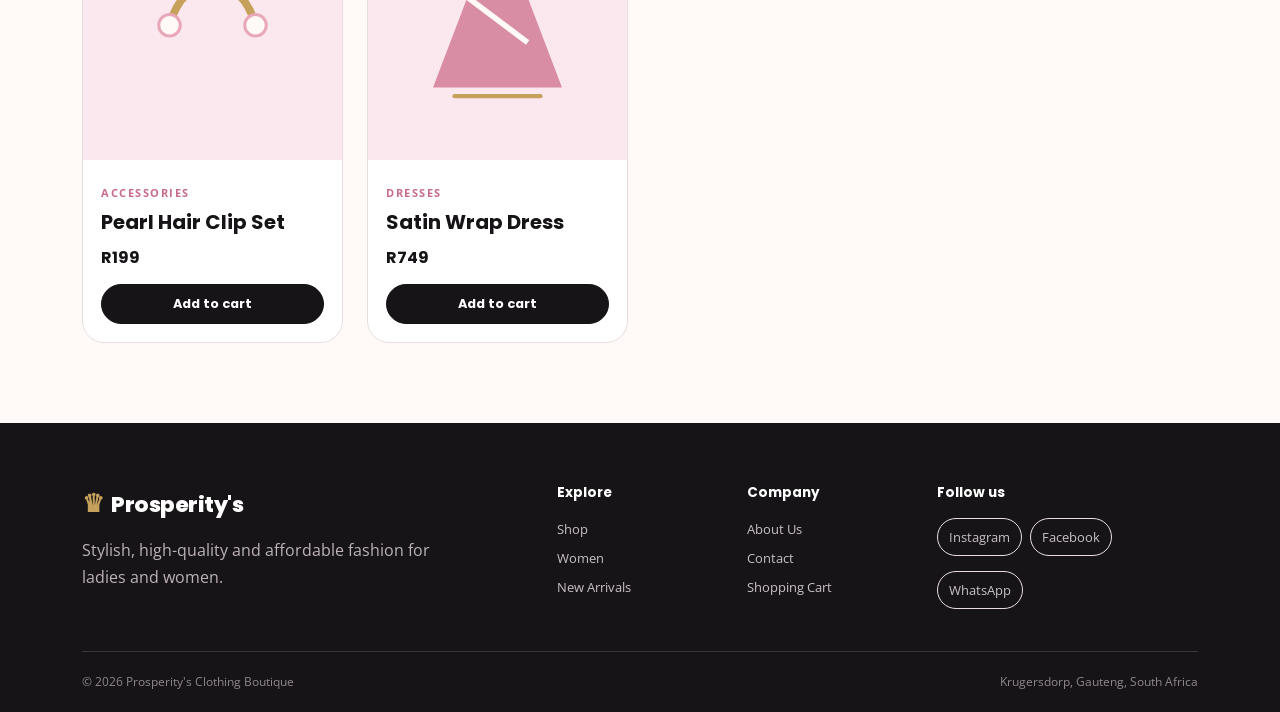
<file: Prosperitys_Clothing_Boutique_Website_with_Photos/Prosperitys_Clothing_Boutique/shop.html>
<!DOCTYPE html>
<html lang="en">
<head>
<meta charset="UTF-8"><meta name="viewport" content="width=device-width, initial-scale=1.0">
<meta name="description" content="Shop dresses, tops, shoes, handbags and accessories at Prosperity's Clothing Boutique.">
<title>Shop | Prosperity's Clothing Boutique</title>
<link rel="preconnect" href="https://fonts.googleapis.com"><link rel="preconnect" href="https://fonts.gstatic.com" crossorigin>
<link href="https://fonts.googleapis.com/css2?family=Open+Sans:wght@400;500;600;700&family=Poppins:wght@500;600;700;800&display=swap" rel="stylesheet">
<link href="https://cdn.jsdelivr.net/npm/bootstrap@5.3.3/dist/css/bootstrap.min.css" rel="stylesheet"><link rel="stylesheet" href="assets/css/style.css">
</head>
<body>
<header class="site-header"><nav class="navbar navbar-expand-lg"><div class="container">
<a class="navbar-brand brand" href="index.html"><span class="crown">♛</span> Prosperity's</a><button class="navbar-toggler" type="button" data-bs-toggle="collapse" data-bs-target="#mainNav"><span class="navbar-toggler-icon"></span></button>
<div class="collapse navbar-collapse" id="mainNav"><ul class="navbar-nav ms-auto align-items-lg-center"><li class="nav-item"><a class="nav-link" href="index.html">Home</a></li><li class="nav-item"><a class="nav-link" href="about.html">About Us</a></li><li class="nav-item"><a class="nav-link active" href="shop.html">Shop</a></li><li class="nav-item"><a class="nav-link" href="women.html">Women</a></li><li class="nav-item"><a class="nav-link" href="arrivals.html">New Arrivals</a></li><li class="nav-item"><a class="nav-link" href="contact.html">Contact</a></li><li class="nav-item ms-lg-2"><a class="cart-link" href="cart.html">Cart <span class="cart-count">0</span></a></li></ul></div></div></nav></header>
<main>
<section class="page-hero compact"><div class="container"><p class="eyebrow">THE COLLECTION</p><h1>Shop the boutique</h1><p>Browse our carefully selected pieces and add your favourites to the cart.</p></div></section>
<section class="section-padding pt-4"><div class="container">
<div class="shop-toolbar"><div class="search-wrap"><label for="productSearch" class="visually-hidden">Search products</label><input id="productSearch" type="search" placeholder="Search products..." autocomplete="off"><span>⌕</span></div><select id="categoryFilter" aria-label="Filter products by category"><option value="all">All categories</option><option value="dresses">Dresses</option><option value="tops">Tops</option><option value="shoes">Shoes</option><option value="bags">Handbags</option><option value="accessories">Accessories</option></select></div>
<div class="row g-4" id="productGrid"></div><div id="noResults" class="empty-state d-none">No products match your search. Try another term.</div>
</div></section>
</main>
<footer class="site-footer"><div class="container"><div class="row g-4"><div class="col-lg-5"><a class="brand footer-brand" href="index.html"><span class="crown">♛</span> Prosperity's</a><p>Stylish, high-quality and affordable fashion for ladies and women.</p></div><div class="col-6 col-lg-2"><h5>Explore</h5><a href="shop.html">Shop</a><a href="women.html">Women</a><a href="arrivals.html">New Arrivals</a></div><div class="col-6 col-lg-2"><h5>Company</h5><a href="about.html">About Us</a><a href="contact.html">Contact</a><a href="cart.html">Shopping Cart</a></div><div class="col-lg-3"><h5>Follow us</h5><div class="social-links"><a href="https://www.instagram.com/" target="_blank">Instagram</a><a href="https://www.facebook.com/" target="_blank">Facebook</a><a href="https://wa.me/27000000000" target="_blank">WhatsApp</a></div></div></div><div class="footer-bottom"><span>© 2026 Prosperity's Clothing Boutique</span><span>Krugersdorp, Gauteng, South Africa</span></div></div></footer>
<script src="https://cdn.jsdelivr.net/npm/bootstrap@5.3.3/dist/js/bootstrap.bundle.min.js"></script><script src="assets/js/script.js"></script>
</body></html>
</file>
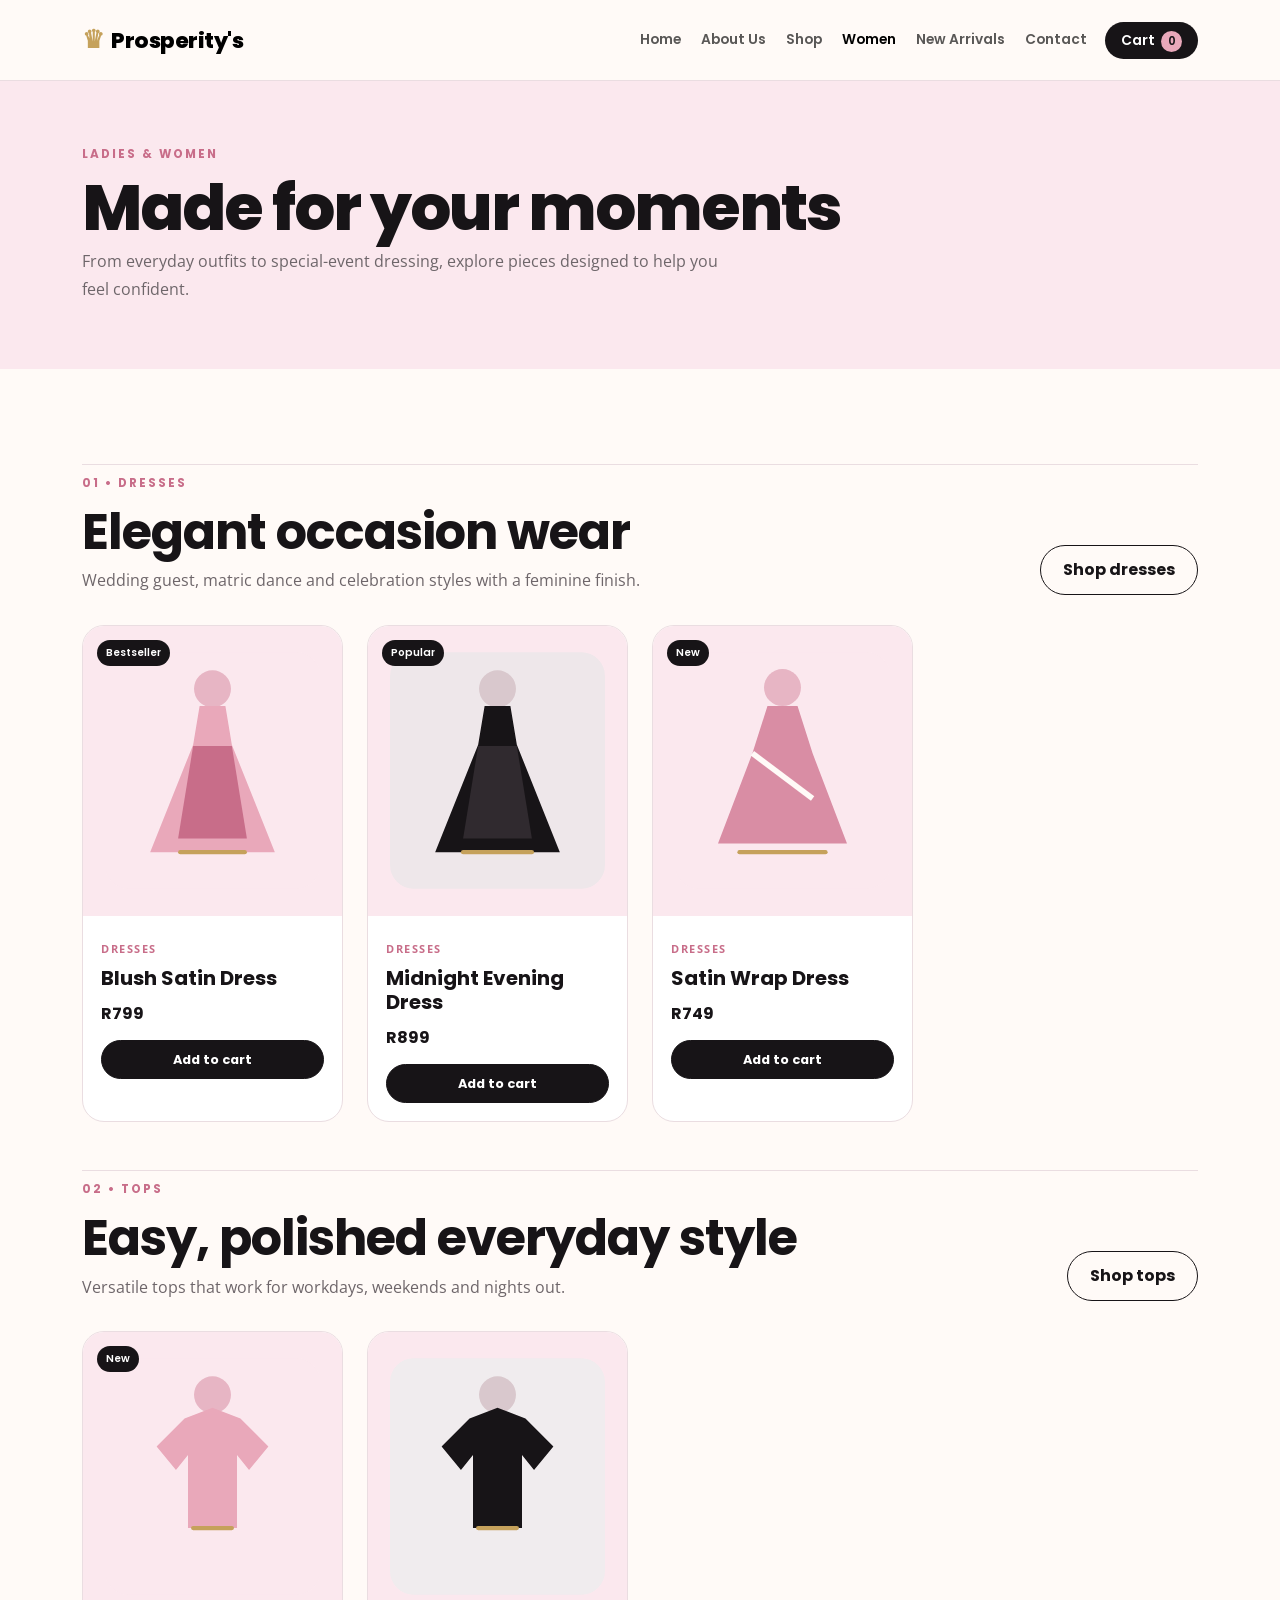
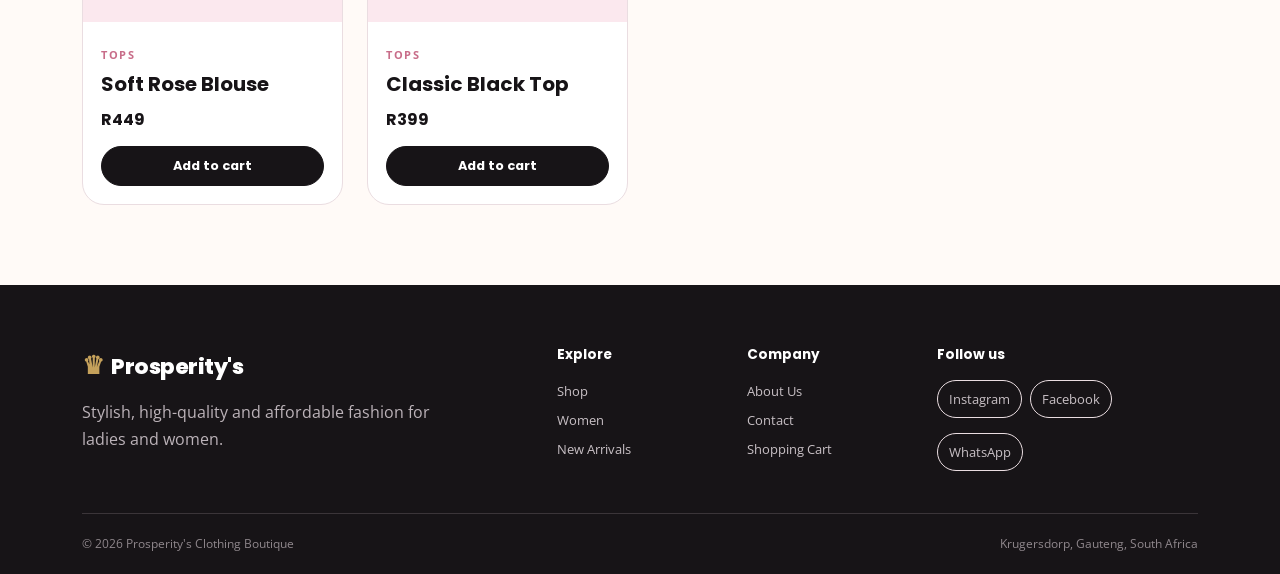
<file: Prosperitys_Clothing_Boutique_Website_with_Photos/Prosperitys_Clothing_Boutique/women.html>
<!DOCTYPE html>
<html lang="en">
<head>
<meta charset="UTF-8"><meta name="viewport" content="width=device-width, initial-scale=1.0">
<meta name="description" content="Women's clothing at Prosperity's Clothing Boutique.">
<title>Women | Prosperity's Clothing Boutique</title>
<link rel="preconnect" href="https://fonts.googleapis.com"><link rel="preconnect" href="https://fonts.gstatic.com" crossorigin>
<link href="https://fonts.googleapis.com/css2?family=Open+Sans:wght@400;500;600;700&family=Poppins:wght@500;600;700;800&display=swap" rel="stylesheet">
<link href="https://cdn.jsdelivr.net/npm/bootstrap@5.3.3/dist/css/bootstrap.min.css" rel="stylesheet"><link rel="stylesheet" href="assets/css/style.css">
</head>
<body>
<header class="site-header"><nav class="navbar navbar-expand-lg"><div class="container"><a class="navbar-brand brand" href="index.html"><span class="crown">♛</span> Prosperity's</a><button class="navbar-toggler" type="button" data-bs-toggle="collapse" data-bs-target="#mainNav"><span class="navbar-toggler-icon"></span></button><div class="collapse navbar-collapse" id="mainNav"><ul class="navbar-nav ms-auto align-items-lg-center"><li class="nav-item"><a class="nav-link" href="index.html">Home</a></li><li class="nav-item"><a class="nav-link" href="about.html">About Us</a></li><li class="nav-item"><a class="nav-link" href="shop.html">Shop</a></li><li class="nav-item"><a class="nav-link active" href="women.html">Women</a></li><li class="nav-item"><a class="nav-link" href="arrivals.html">New Arrivals</a></li><li class="nav-item"><a class="nav-link" href="contact.html">Contact</a></li><li class="nav-item ms-lg-2"><a class="cart-link" href="cart.html">Cart <span class="cart-count">0</span></a></li></ul></div></div></nav></header>
<main>
<section class="page-hero compact"><div class="container"><p class="eyebrow">LADIES & WOMEN</p><h1>Made for your moments</h1><p>From everyday outfits to special-event dressing, explore pieces designed to help you feel confident.</p></div></section>
<section class="section-padding"><div class="container">
<div class="category-intro" id="dresses"><div><p class="eyebrow">01 • DRESSES</p><h2>Elegant occasion wear</h2><p>Wedding guest, matric dance and celebration styles with a feminine finish.</p></div><a class="btn btn-outline-custom" href="shop.html">Shop dresses</a></div>
<div class="row g-4 mb-5" id="womenDresses"></div>
<div class="category-intro" id="tops"><div><p class="eyebrow">02 • TOPS</p><h2>Easy, polished everyday style</h2><p>Versatile tops that work for workdays, weekends and nights out.</p></div><a class="btn btn-outline-custom" href="shop.html">Shop tops</a></div>
<div class="row g-4" id="womenTops"></div>
</div></section>
</main>
<footer class="site-footer"><div class="container"><div class="row g-4"><div class="col-lg-5"><a class="brand footer-brand" href="index.html"><span class="crown">♛</span> Prosperity's</a><p>Stylish, high-quality and affordable fashion for ladies and women.</p></div><div class="col-6 col-lg-2"><h5>Explore</h5><a href="shop.html">Shop</a><a href="women.html">Women</a><a href="arrivals.html">New Arrivals</a></div><div class="col-6 col-lg-2"><h5>Company</h5><a href="about.html">About Us</a><a href="contact.html">Contact</a><a href="cart.html">Shopping Cart</a></div><div class="col-lg-3"><h5>Follow us</h5><div class="social-links"><a href="https://www.instagram.com/" target="_blank">Instagram</a><a href="https://www.facebook.com/" target="_blank">Facebook</a><a href="https://wa.me/27000000000" target="_blank">WhatsApp</a></div></div></div><div class="footer-bottom"><span>© 2026 Prosperity's Clothing Boutique</span><span>Krugersdorp, Gauteng, South Africa</span></div></div></footer>
<script src="https://cdn.jsdelivr.net/npm/bootstrap@5.3.3/dist/js/bootstrap.bundle.min.js"></script><script src="assets/js/script.js"></script>
</body></html>
</file>
<file: Prosperitys_Clothing_Boutique_Website_with_Photos/Prosperitys_Clothing_Boutique/assets/css/style.css>
/* =========================================================
   Prosperity's Clothing Boutique
   External stylesheet used by every page.
   Colour palette: blush pink, black, gold, cream and white.
   ========================================================= */

:root {
    --pink: #e9a8ba;
    --pink-dark: #c86d89;
    --pink-light: #fbe8ee;
    --gold: #c5a15b;
    --black: #171417;
    --cream: #fffaf7;
    --white: #ffffff;
    --muted: #6e666a;
    --border: #eadde1;
    --shadow: 0 16px 45px rgba(23, 20, 23, .09);
    --radius: 22px;
}

* { box-sizing: border-box; }
html { scroll-behavior: smooth; }
body {
    margin: 0;
    background: var(--cream);
    color: var(--black);
    font-family: "Open Sans", sans-serif;
    line-height: 1.7;
}
h1, h2, h3, h4, h5, .brand, .btn, .nav-link { font-family: "Poppins", sans-serif; }
h1, h2, h3, p { margin-top: 0; }
h1 { font-size: clamp(2.5rem, 6vw, 5.2rem); line-height: 1.02; font-weight: 800; letter-spacing: -2px; }
h2 { font-size: clamp(2rem, 4vw, 3.1rem); line-height: 1.12; font-weight: 700; letter-spacing: -1px; }
h3 { font-size: 1.25rem; font-weight: 700; }
a { color: inherit; text-decoration: none; }
img { max-width: 100%; height: auto; }

.site-header {
    position: sticky;
    top: 0;
    z-index: 1000;
    background: rgba(255, 250, 247, .96);
    border-bottom: 1px solid var(--border);
    backdrop-filter: blur(12px);
}
.navbar { padding: 14px 0; }
.brand { font-size: 1.35rem; font-weight: 800; letter-spacing: -.5px; }
.crown { color: var(--gold); font-size: 1.55rem; margin-right: 4px; }
.nav-link { font-size: .86rem; font-weight: 600; padding: 9px 10px !important; }
.nav-link:hover, .nav-link.active { color: var(--pink-dark); }
.navbar-toggler { border: 1px solid var(--border); }
.cart-link {
    background: var(--black);
    color: var(--white);
    padding: 9px 16px;
    border-radius: 999px;
    font: 600 .86rem "Poppins", sans-serif;
}
.cart-link:hover { background: var(--pink-dark); color: var(--white); }
.cart-count { display: inline-grid; place-items: center; min-width: 21px; height: 21px; padding: 0 5px; border-radius: 50%; background: var(--pink); color: var(--black); font-size: .72rem; margin-left: 3px; }

.hero-section { padding: 80px 0 70px; overflow: hidden; }
.eyebrow { color: var(--pink-dark); font: 700 .74rem "Poppins", sans-serif; letter-spacing: 2px; margin-bottom: 12px; }
.hero-section h1 span { color: var(--pink-dark); }
.hero-text { color: var(--muted); font-size: 1.12rem; max-width: 550px; }
.hero-actions { display: flex; flex-wrap: wrap; gap: 12px; margin: 28px 0; }
.btn { border-radius: 999px; padding: 12px 22px; font-weight: 700; }
.btn-primary-custom { background: var(--black); color: var(--white); border: 1px solid var(--black); }
.btn-primary-custom:hover { background: var(--pink-dark); border-color: var(--pink-dark); color: var(--white); transform: translateY(-2px); }
.btn-outline-custom { border: 1px solid var(--black); color: var(--black); }
.btn-outline-custom:hover { background: var(--black); color: var(--white); }
.btn-light-custom { background: var(--white); color: var(--black); border: 0; }
.trust-row { display: flex; gap: 30px; border-top: 1px solid var(--border); padding-top: 20px; margin-top: 22px; }
.trust-row div { display: grid; gap: 1px; }
.trust-row strong { font: 700 1.15rem "Poppins", sans-serif; }
.trust-row small { color: var(--muted); }

.hero-art { min-height: 520px; position: relative; display: grid; place-items: center; }
.hero-card-main { width: min(390px, 80%); background: var(--pink-light); border-radius: 180px 180px 24px 24px; padding: 35px; box-shadow: var(--shadow); }
.floating-card { position: absolute; background: var(--white); border: 1px solid var(--border); border-radius: 16px; padding: 15px 19px; box-shadow: var(--shadow); font: .68rem "Poppins", sans-serif; letter-spacing: 1px; }
.floating-card strong { font-size: .88rem; letter-spacing: 0; }
.top-card { top: 12%; left: 4%; }
.bottom-card { bottom: 12%; right: 5%; }

.section-padding { padding: 80px 0; }
.section-heading { display: flex; justify-content: space-between; align-items: end; gap: 20px; margin-bottom: 34px; }
.section-heading h2 { margin-bottom: 0; }
.text-link { color: var(--pink-dark); font-weight: 700; }
.category-card { display: block; background: var(--white); border: 1px solid var(--border); border-radius: var(--radius); padding: 26px; min-height: 210px; transition: .25s ease; }
.category-card:hover { transform: translateY(-5px); box-shadow: var(--shadow); border-color: var(--pink); }
.category-card span { color: var(--gold); font: 700 .75rem "Poppins"; }
.category-card h3 { margin: 55px 0 8px; }
.category-card p { color: var(--muted); font-size: .9rem; margin-bottom: 0; }

.promo-section { padding: 0 0 80px; }
.promo-banner { display: flex; justify-content: space-between; align-items: center; gap: 30px; padding: 50px; border-radius: 30px; background: var(--black); color: var(--white); }
.promo-banner h2 { max-width: 700px; margin-bottom: 10px; }
.promo-banner p:not(.eyebrow) { color: #d9d2d6; margin-bottom: 0; }

.product-card { height: 100%; background: var(--white); border: 1px solid var(--border); border-radius: var(--radius); overflow: hidden; transition: .25s ease; position: relative; }
.product-card:hover { transform: translateY(-5px); box-shadow: var(--shadow); }
.product-image { position: relative; aspect-ratio: 1 / 1.12; background: var(--pink-light); overflow: hidden; }
.product-image img { width: 100%; height: 100%; object-fit: contain; padding: 22px; transition: transform .3s ease; }
.product-card:hover .product-image img { transform: scale(1.04); }
.product-badge { position: absolute; left: 14px; top: 14px; background: var(--black); color: var(--white); padding: 5px 9px; border-radius: 999px; font: 600 .65rem "Poppins"; }
.product-info { padding: 18px; }
.product-category { color: var(--pink-dark); font-size: .7rem; text-transform: uppercase; letter-spacing: 1.5px; font-weight: 700; }
.product-info h3 { margin: 5px 0 10px; }
.price { font: 700 1rem "Poppins"; }
.product-info .btn { margin-top: 13px; width: 100%; padding: 9px 15px; font-size: .8rem; }

.page-hero { padding: 85px 0 65px; background: var(--pink-light); }
.page-hero.compact { padding: 65px 0 50px; }
.page-hero h1 { max-width: 900px; font-size: clamp(2.5rem, 5vw, 4.5rem); }
.page-hero p:not(.eyebrow) { color: var(--muted); max-width: 650px; }

.story-art { background: var(--pink-light); border-radius: 40px; padding: 35px; }
.info-grid { display: grid; grid-template-columns: repeat(2, 1fr); gap: 15px; margin-top: 30px; }
.info-grid div { padding: 18px; border: 1px solid var(--border); border-radius: 15px; background: var(--white); }
.info-grid strong, .info-grid span { display: block; }
.info-grid strong { font: 700 1.05rem "Poppins"; }
.info-grid span { color: var(--muted); font-size: .78rem; }
.values-section { background: var(--white); padding: 80px 0; }
.value-card { padding: 35px; border: 1px solid var(--border); border-radius: var(--radius); height: 100%; }
.value-card.dark { background: var(--black); color: var(--white); }
.value-number { color: var(--gold); font: 700 .75rem "Poppins"; letter-spacing: 2px; }
.value-card h3 { font-size: 1.8rem; margin: 35px 0 12px; }
.value-card p { color: var(--muted); }
.value-card.dark p { color: #d8d0d5; }
.audience-box { display: grid; grid-template-columns: 1fr 1.2fr; gap: 50px; padding: 45px; background: var(--white); border: 1px solid var(--border); border-radius: var(--radius); }
.audience-box p { color: var(--muted); margin-bottom: 0; }

.shop-toolbar { display: flex; gap: 15px; margin-bottom: 35px; }
.search-wrap { position: relative; flex: 1; }
.search-wrap input, .shop-toolbar select, .contact-form input, .contact-form textarea { width: 100%; border: 1px solid var(--border); background: var(--white); border-radius: 12px; padding: 13px 16px; outline: none; font: 500 .9rem "Open Sans"; }
.search-wrap input:focus, .shop-toolbar select:focus, .contact-form input:focus, .contact-form textarea:focus { border-color: var(--pink-dark); box-shadow: 0 0 0 3px var(--pink-light); }
.search-wrap span { position: absolute; right: 15px; top: 8px; font-size: 1.5rem; color: var(--muted); }
.shop-toolbar select { max-width: 210px; }

.category-intro { display: flex; justify-content: space-between; align-items: end; gap: 25px; margin: 15px 0 30px; padding-top: 10px; border-top: 1px solid var(--border); }
.category-intro h2 { margin-bottom: 8px; }
.category-intro p:not(.eyebrow) { color: var(--muted); margin-bottom: 0; }
.new-arrivals-note { display: flex; align-items: center; gap: 18px; padding: 20px; border: 1px solid var(--border); border-radius: 16px; background: var(--white); margin-bottom: 30px; }
.new-arrivals-note > span { font-size: 1.7rem; color: var(--gold); }
.new-arrivals-note p { color: var(--muted); margin: 3px 0 0; }

.empty-state { padding: 50px; text-align: center; border: 1px dashed var(--border); border-radius: 20px; color: var(--muted); }

.cart-layout { display: grid; grid-template-columns: 1.5fr .8fr; gap: 25px; }
.cart-item { display: grid; grid-template-columns: 100px 1fr auto; align-items: center; gap: 18px; padding: 18px; background: var(--white); border: 1px solid var(--border); border-radius: 16px; margin-bottom: 12px; }
.cart-item img { width: 100px; height: 110px; object-fit: contain; background: var(--pink-light); border-radius: 12px; }
.cart-item h3 { margin: 0 0 5px; font-size: 1rem; }
.cart-item p { margin: 0; color: var(--muted); font-size: .82rem; }
.qty-controls { display: flex; align-items: center; gap: 8px; margin-top: 8px; }
.qty-controls button { border: 1px solid var(--border); background: var(--white); width: 29px; height: 29px; border-radius: 8px; }
.remove-btn { color: var(--pink-dark); background: transparent; border: 0; font-size: .78rem; }
.cart-summary { background: var(--black); color: var(--white); padding: 28px; border-radius: 20px; height: fit-content; position: sticky; top: 100px; }
.summary-row { display: flex; justify-content: space-between; padding: 10px 0; color: #ddd5da; }
.summary-total { border-top: 1px solid #4a4247; padding-top: 18px; color: var(--white); font: 700 1.1rem "Poppins"; }
.empty-cart { text-align: center; padding: 70px 20px; background: var(--white); border: 1px solid var(--border); border-radius: 22px; }

.contact-list { display: grid; gap: 20px; margin-top: 30px; }
.contact-list > div { display: flex; gap: 15px; }
.contact-list span { display: grid; place-items: center; width: 42px; height: 42px; border-radius: 50%; background: var(--pink-light); color: var(--pink-dark); flex: 0 0 auto; }
.contact-list strong { font: 700 .9rem "Poppins"; }
.contact-list p { color: var(--muted); margin: 3px 0 0; font-size: .85rem; }
.contact-form { padding: 30px; background: var(--white); border: 1px solid var(--border); border-radius: var(--radius); box-shadow: var(--shadow); }
.contact-form label { display: block; font: 600 .82rem "Poppins"; margin-bottom: 7px; }
.contact-form textarea { resize: vertical; }
.form-message { margin-top: 18px; padding: 12px 14px; border-radius: 10px; display: none; }
.form-message.show { display: block; background: var(--pink-light); color: var(--black); }
.contact-social { margin-top: 25px; }
.social-links { display: flex; flex-wrap: wrap; gap: 8px; }
.social-links a { display: inline-block; border: 1px solid var(--border); padding: 7px 11px; border-radius: 999px; font-size: .75rem; }
.social-links a:hover { background: var(--pink-light); border-color: var(--pink); }
.map-section { padding: 0 0 80px; }
.map-heading { display: flex; justify-content: space-between; align-items: end; gap: 20px; margin-bottom: 20px; }
.map-frame { width: 100%; height: 390px; border: 0; border-radius: 24px; }

.site-footer { background: var(--black); color: var(--white); padding: 60px 0 20px; }
.footer-brand { display: inline-block; margin-bottom: 12px; }
.site-footer p { color: #bcb3b9; max-width: 390px; }
.site-footer h5 { font: 700 .85rem "Poppins"; margin-bottom: 15px; }
.site-footer .col-lg-2 a, .site-footer .col-lg-3 a { display: block; color: #c8c0c5; font-size: .82rem; margin-bottom: 7px; }
.site-footer a:hover { color: var(--pink); }
.footer-bottom { display: flex; justify-content: space-between; gap: 20px; border-top: 1px solid #3b3539; margin-top: 35px; padding-top: 20px; color: #8f878c; font-size: .72rem; }

@media (max-width: 991px) {
    .hero-section { padding-top: 55px; }
    .hero-art { min-height: 420px; }
    .audience-box, .cart-layout { grid-template-columns: 1fr; }
    .cart-summary { position: static; }
    .navbar-collapse { padding-top: 12px; }
}
@media (max-width: 767px) {
    h1 { letter-spacing: -1px; }
    .section-padding { padding: 55px 0; }
    .promo-banner { padding: 32px 25px; flex-direction: column; align-items: flex-start; }
    .section-heading, .category-intro, .map-heading { align-items: flex-start; flex-direction: column; }
    .shop-toolbar { flex-direction: column; }
    .shop-toolbar select { max-width: none; }
    .hero-art { min-height: 350px; }
    .hero-card-main { width: 70%; }
    .floating-card { transform: scale(.9); }
    .top-card { left: 0; }
    .bottom-card { right: 0; }
    .trust-row { gap: 18px; }
    .trust-row small { font-size: .7rem; }
    .cart-item { grid-template-columns: 70px 1fr; }
    .cart-item img { width: 70px; height: 80px; }
    .cart-item > strong, .cart-item > .remove-btn { grid-column: 2; }
    .footer-bottom { flex-direction: column; }
}
@media (max-width: 480px) {
    .hero-section { padding-top: 40px; }
    .hero-art { min-height: 300px; }
    .info-grid { grid-template-columns: 1fr; }
    .audience-box { padding: 28px; gap: 25px; }
}

/* Boutique photo gallery */
.hero-photo-card { overflow: hidden; padding: 0; aspect-ratio: 4 / 5; }
.hero-photo-card img { width: 100%; height: 100%; object-fit: cover; display: block; }
.gallery-intro { max-width: 440px; color: var(--muted); margin: 0; }
.boutique-gallery { display: grid; grid-template-columns: repeat(4, 1fr); gap: 18px; }
.gallery-card { margin: 0; overflow: hidden; background: var(--white); border: 1px solid var(--border); border-radius: 18px; box-shadow: var(--shadow); }
.gallery-card-wide { grid-column: span 2; }
.gallery-card img { width: 100%; height: 310px; object-fit: cover; display: block; transition: transform .4s ease; }
.gallery-card-wide img { height: 390px; }
.gallery-card:hover img { transform: scale(1.035); }
.gallery-card figcaption { padding: 13px 15px 15px; font: 600 .82rem "Poppins"; color: var(--black); }
@media (max-width: 991px) {
    .boutique-gallery { grid-template-columns: repeat(2, 1fr); }
    .gallery-card-wide { grid-column: span 2; }
}
@media (max-width: 575px) {
    .boutique-gallery { grid-template-columns: 1fr; }
    .gallery-card-wide { grid-column: span 1; }
    .gallery-card img, .gallery-card-wide img { height: 330px; }
    .hero-photo-card { aspect-ratio: 3 / 4; }
}
</file>
